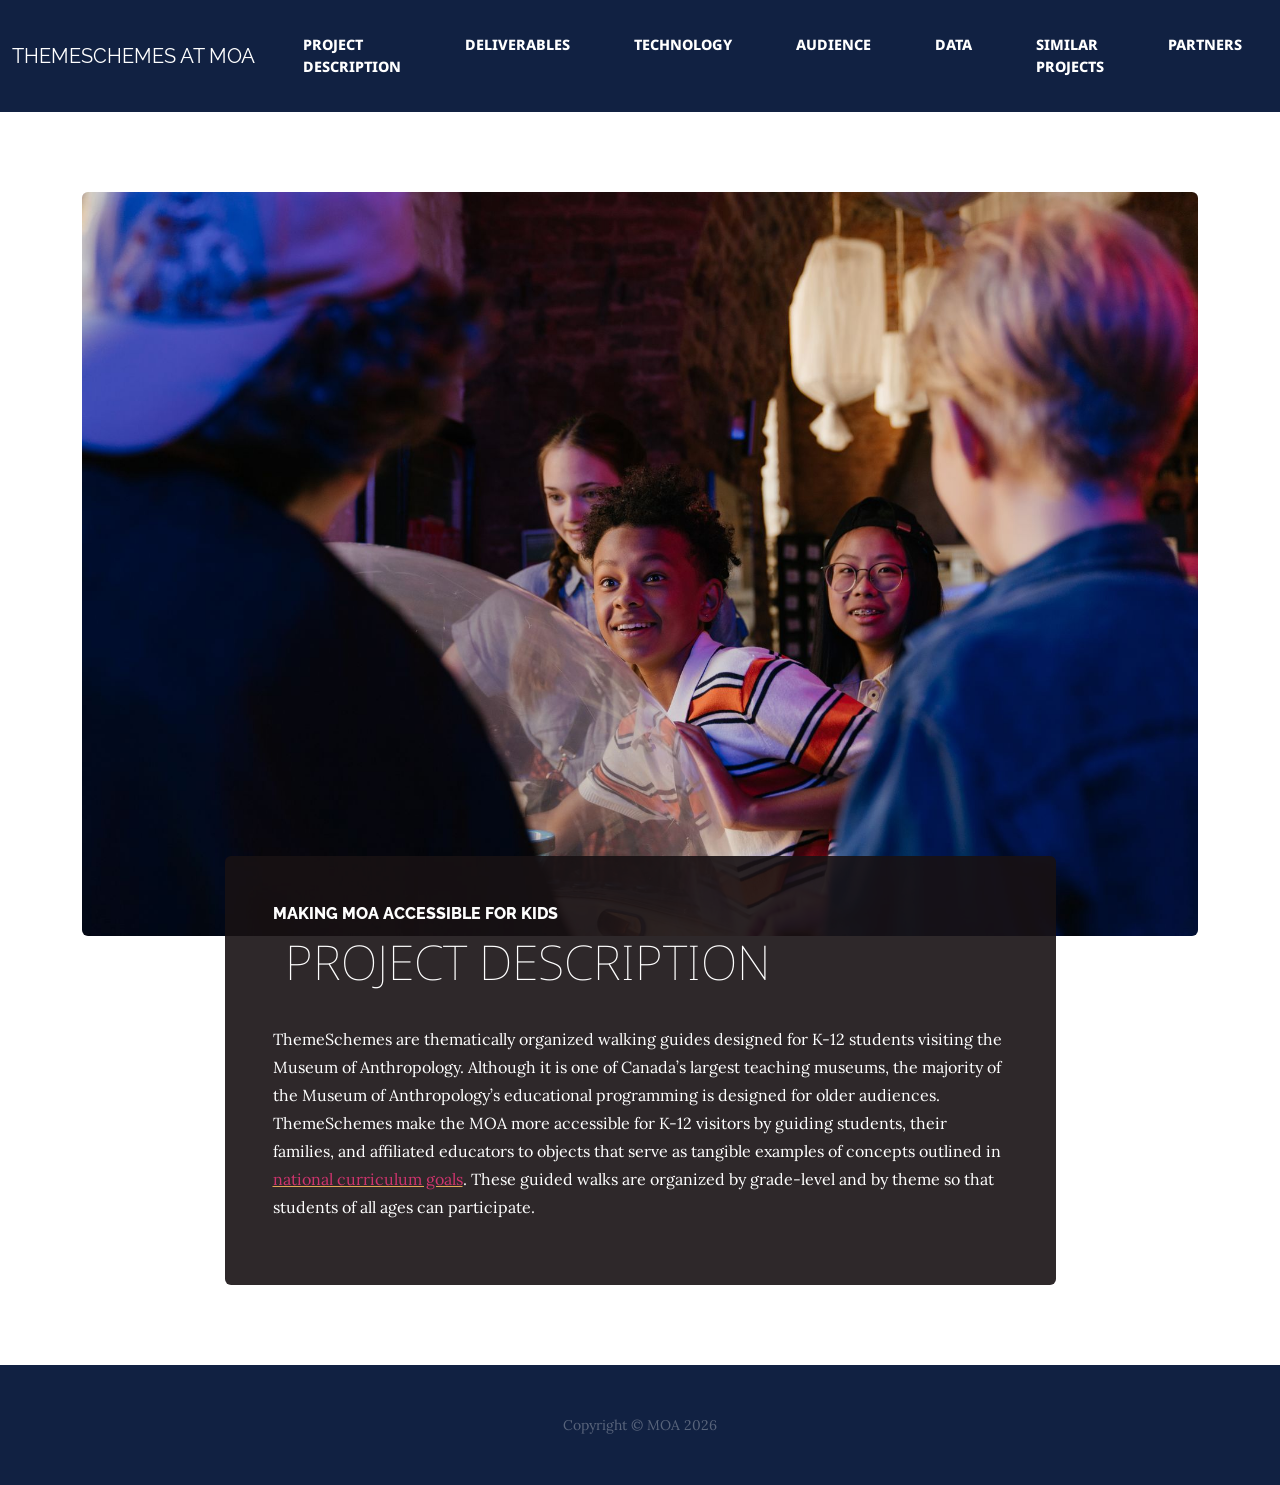
<file: index.html>
<!DOCTYPE html>
<html data-bs-theme="light" lang="en" style="background: url(&quot;https://cdn.bootstrapstudio.io/placeholders/1400x800.png&quot;);">

<head>
    <meta charset="utf-8">
    <meta name="viewport" content="width=device-width, initial-scale=1.0, shrink-to-fit=no">
    <title>Project Description</title>
    <link rel="stylesheet" href="assets/bootstrap/css/bootstrap.min.css">
    <link rel="stylesheet" href="https://fonts.googleapis.com/css?family=Raleway:100,100i,200,200i,300,300i,400,400i,500,500i,600,600i,700,700i,800,800i,900,900i&amp;display=swap">
    <link rel="stylesheet" href="https://fonts.googleapis.com/css?family=Lora:400,400i,700,700i&amp;display=swap">
    <link rel="stylesheet" href="https://fonts.googleapis.com/css?family=Bebas+Neue&amp;display=swap">
    <link rel="stylesheet" href="https://fonts.googleapis.com/css?family=Noto+Sans&amp;display=swap">
</head>

<body style="background: #ffffff;">
    <nav class="navbar navbar-expand-sm py-lg-4 navbar-dark" id="mainNav" style="background: #112142;opacity: 1;filter: blur(0px);height: 112px;">
        <div class="container-fluid"><a class="navbar-brand text-uppercase" href="#"><span style="color:rgb(255, 255, 255);background-color:rgb(17, 33, 66);">Themeschemes at moa</span></a><button class="navbar-toggler" data-bs-toggle="collapse" data-bs-target="#navbarResponsive"><span class="visually-hidden">Toggle navigation</span><span class="navbar-toggler-icon"></span></button>
            <div class="collapse navbar-collapse" id="navbarResponsive">
                <ul class="navbar-nav mx-auto">
                    <li class="nav-item"><a class="nav-link" href="index.html" style="font-family:'Noto Sans', sans-serif;"><span style="color: rgb(255, 255, 255);">Project Description</span></a></li>
                    <li class="nav-item"><a class="nav-link" href="deliverables_outcomes.html" style="font-family:'Noto Sans', sans-serif;"><span style="color: rgb(255, 255, 255);">Deliverables</span></a></li>
                    <li class="nav-item"><a class="nav-link" href="functionality.html" style="font-family:'Noto Sans', sans-serif;"><span style="color: rgb(255, 255, 255);">Technology</span></a></li>
                    <li class="nav-item"><a class="nav-link" href="audience.html" style="font-family:'Noto Sans', sans-serif;"><span style="color: rgb(255, 255, 255);">Audience</span></a></li>
                    <li class="nav-item"><a class="nav-link" href="data.html" style="font-family:'Noto Sans', sans-serif;"><span style="color: rgb(255, 255, 255);">Data</span></a></li>
                    <li class="nav-item"><a class="nav-link" href="env_scans.html" style="font-family:'Noto Sans', sans-serif;"><span style="color: rgb(255, 255, 255);">Similar Projects</span></a></li>
                    <li class="nav-item"><a class="nav-link" href="partners.html" style="font-family:'Noto Sans', sans-serif;"><span style="color: rgb(255, 255, 255);">Partners</span></a></li>
                    <li class="nav-item"><a class="nav-link" href="about_us.html" style="font-family:'Noto Sans', sans-serif;"><span style="color: rgb(255, 255, 255);">About</span></a></li>
                </ul>
            </div>
        </div>
    </nav>
    <section class="page-section about-heading">
        <div class="container"><img class="img-fluid mb-3 mb-lg-0 rounded about-heading-img" alt="A group of diverse teenagers smiling and enjoying time together indoors." src="assets/img/pexels-photo-4835427.jpeg">
            <div class="about-heading-content">
                <div class="row">
                    <div class="col-lg-10 col-xl-9 mx-auto">
                        <div class="p-5 bg-faded rounded" style="background: rgba(24,17,19,0.9);">
                            <h2 class="mb-4 section-heading"><span class="section-heading-upper" style="color: rgb(255,255,255);font-family: Raleway, sans-serif;"><span style="color: rgb(254, 254, 254);">making moa accessible for kids</span></span><span class="section-heading-lower" style="font-family: 'Noto Sans', sans-serif;line-height: 1.625;"><span style="color: rgb(255, 255, 255);">&nbsp;project </span><span style="color: rgb(255, 255, 255);">description</span></span></h2>
                            <p><span style="color: rgb(255, 255, 255); background-color: transparent;">ThemeSchemes are thematically organized walking guides designed for K-12 students visiting the Museum of Anthropology. Although it is one of Canada’s largest teaching museums, the majority of the Museum of Anthropology’s educational programming is designed for older audiences. ThemeSchemes make the MOA more accessible for K-12 visitors by guiding students, their families, and affiliated educators to objects that serve as tangible examples of concepts outlined in </span><a href="https://curriculum.gov.bc.ca/curriculum/indigenous-education-resources/indigenous-knowledge-and-perspectives-k-12-curriculum" target="_blank"><span style="color: rgb(207, 52, 110); background-color: transparent;">national curriculum goals</span></a><span style="color: rgb(255, 255, 255); background-color: transparent;">. These guided walks are organized by grade-level and by theme so that students of all ages can participate.</span></p>
                        </div>
                    </div>
                </div>
            </div>
        </div>
    </section>
    <footer class="text-center py-5 footer text-faded" style="background: #112142;">
        <div class="container">
            <p class="m-0 small">Copyright&nbsp;©&nbsp;MOA 2026</p>
        </div>
    </footer>
    <script src="assets/bootstrap/js/bootstrap.min.js"></script>
    <script src="assets/js/current-day.js"></script>
</body>

</html>
</file>
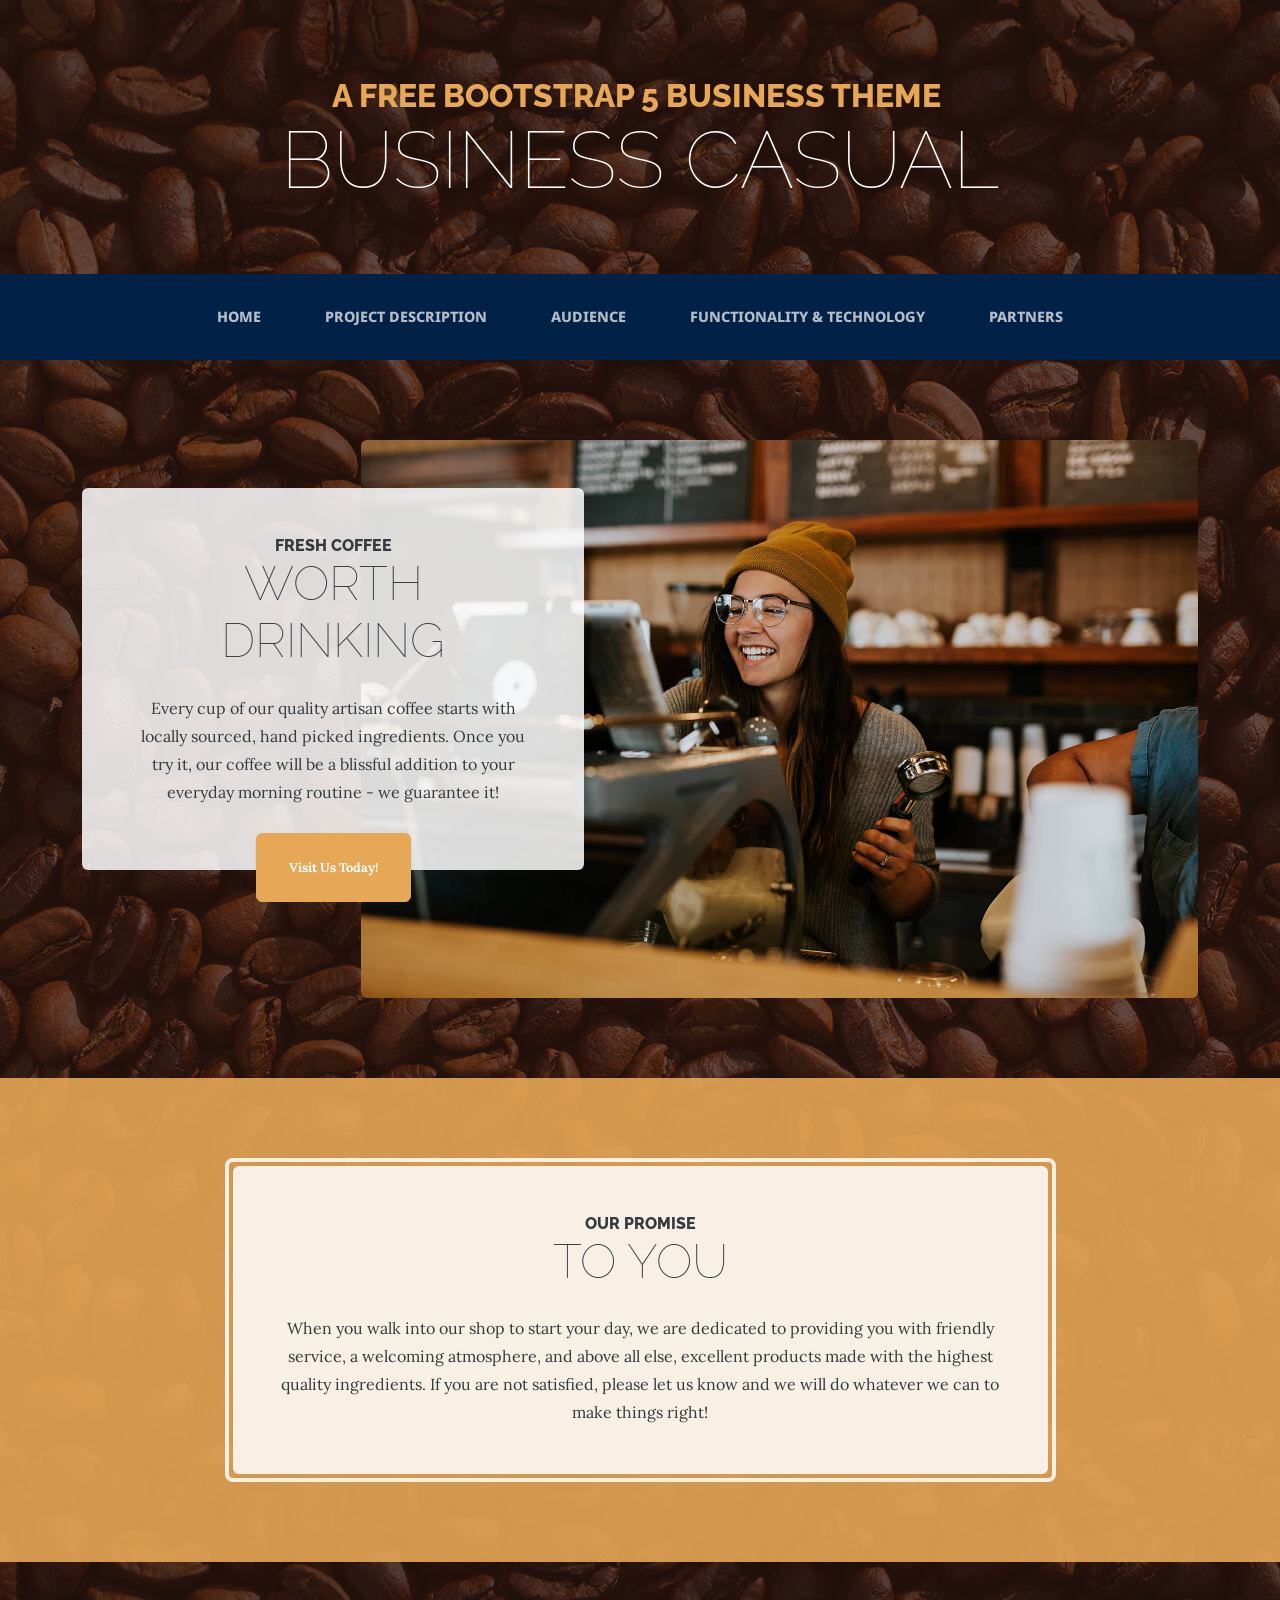
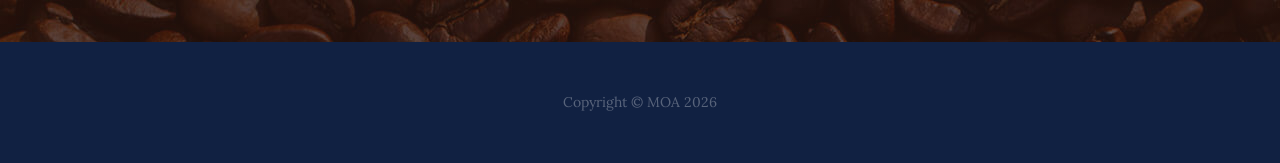
<file: BootStrap_exports/index.html>
<!DOCTYPE html>
<html data-bs-theme="light" lang="en">

<head>
    <meta charset="utf-8">
    <meta name="viewport" content="width=device-width, initial-scale=1.0, shrink-to-fit=no">
    <title>Home - Brand</title>
    <link rel="stylesheet" href="assets/bootstrap/css/bootstrap.min.css">
    <link rel="stylesheet" href="https://fonts.googleapis.com/css?family=Raleway:100,100i,200,200i,300,300i,400,400i,500,500i,600,600i,700,700i,800,800i,900,900i&amp;display=swap">
    <link rel="stylesheet" href="https://fonts.googleapis.com/css?family=Lora:400,400i,700,700i&amp;display=swap">
    <link rel="stylesheet" href="https://fonts.googleapis.com/css?family=Inter&amp;display=swap">
    <link rel="stylesheet" href="https://fonts.googleapis.com/css?family=Noto+Sans&amp;display=swap">
</head>

<body style="background:linear-gradient(rgba(47, 23, 15, 0.65), rgba(47, 23, 15, 0.65)), url('assets/img/bg.jpg');">
    <h1 class="text-center text-white d-none d-lg-block site-heading"><span class="text-primary mb-3 site-heading-upper">A Free Bootstrap 5 Business Theme&nbsp;</span><span class="site-heading-lower">Business Casual</span></h1>
    <nav class="navbar navbar-expand-lg py-lg-4 navbar-dark" id="mainNav" style="background: #012146;--bs-body-bg: #012146;color: #012146;font-family: 'Noto Sans', sans-serif;font-weight: bold;">
        <div class="container"><a class="navbar-brand text-uppercase d-lg-none" href="#">Brand</a><button class="navbar-toggler" data-bs-toggle="collapse" data-bs-target="#navbarResponsive"><span class="visually-hidden">Toggle navigation</span><span class="navbar-toggler-icon"></span></button>
            <div class="collapse navbar-collapse" id="navbarResponsive">
                <ul class="navbar-nav mx-auto">
                    <li class="nav-item"><a class="nav-link" href="/index.html">Home</a></li>
                    <li class="nav-item"><a class="nav-link" href="/about.html">Project Description</a></li>
                    <li class="nav-item"><a class="nav-link active" href="/audience.html">audience</a></li>
                    <li class="nav-item"><a class="nav-link active" href="/functionality.html">Functionality &amp; Technology</a></li>
                    <li class="nav-item"><a class="nav-link" href="/partners.html">Partners</a></li>
                </ul>
            </div>
        </div>
    </nav>
    <section class="page-section clearfix">
        <div class="container">
            <div class="intro"><img class="img-fluid mb-3 mb-lg-0 intro-img rounded" src="assets/img/intro.jpg">
                <div class="text-center p-5 intro-text rounded bg-faded">
                    <h2 class="mb-4 section-heading"><span class="section-heading-upper">Fresh Coffee</span><span class="section-heading-lower">Worth Drinking</span></h2>
                    <p class="mb-3">Every cup of our quality artisan coffee starts with locally sourced, hand picked ingredients. Once you try it, our coffee will be a blissful addition to your everyday morning routine - we guarantee it!</p>
                    <div class="mx-auto intro-button"><a class="btn btn-primary d-inline-block mx-auto btn-xl" role="button" href="#">Visit Us Today!</a></div>
                </div>
            </div>
        </div>
    </section>
    <section class="page-section cta">
        <div class="container">
            <div class="row">
                <div class="col-xl-9 mx-auto">
                    <div class="text-center cta-inner rounded">
                        <h2 class="mb-4 section-heading"><span class="section-heading-upper">Our Promise</span><span class="section-heading-lower">To You</span></h2>
                        <p class="mb-0">When you walk into our shop to start your day, we are dedicated to providing you with friendly service, a welcoming atmosphere, and above all else, excellent products made with the highest quality ingredients. If you are not satisfied, please let us know and we will do whatever we can to make things right!</p>
                    </div>
                </div>
            </div>
        </div>
    </section>
    <footer class="text-center py-5 footer text-faded" style="background: #112142;">
        <div class="container">
            <p class="m-0 small">Copyright&nbsp;© MOA 2026</p>
        </div>
    </footer>
    <script src="assets/bootstrap/js/bootstrap.min.js"></script>
    <script src="assets/js/current-day.js"></script>
</body>

</html>
</file>
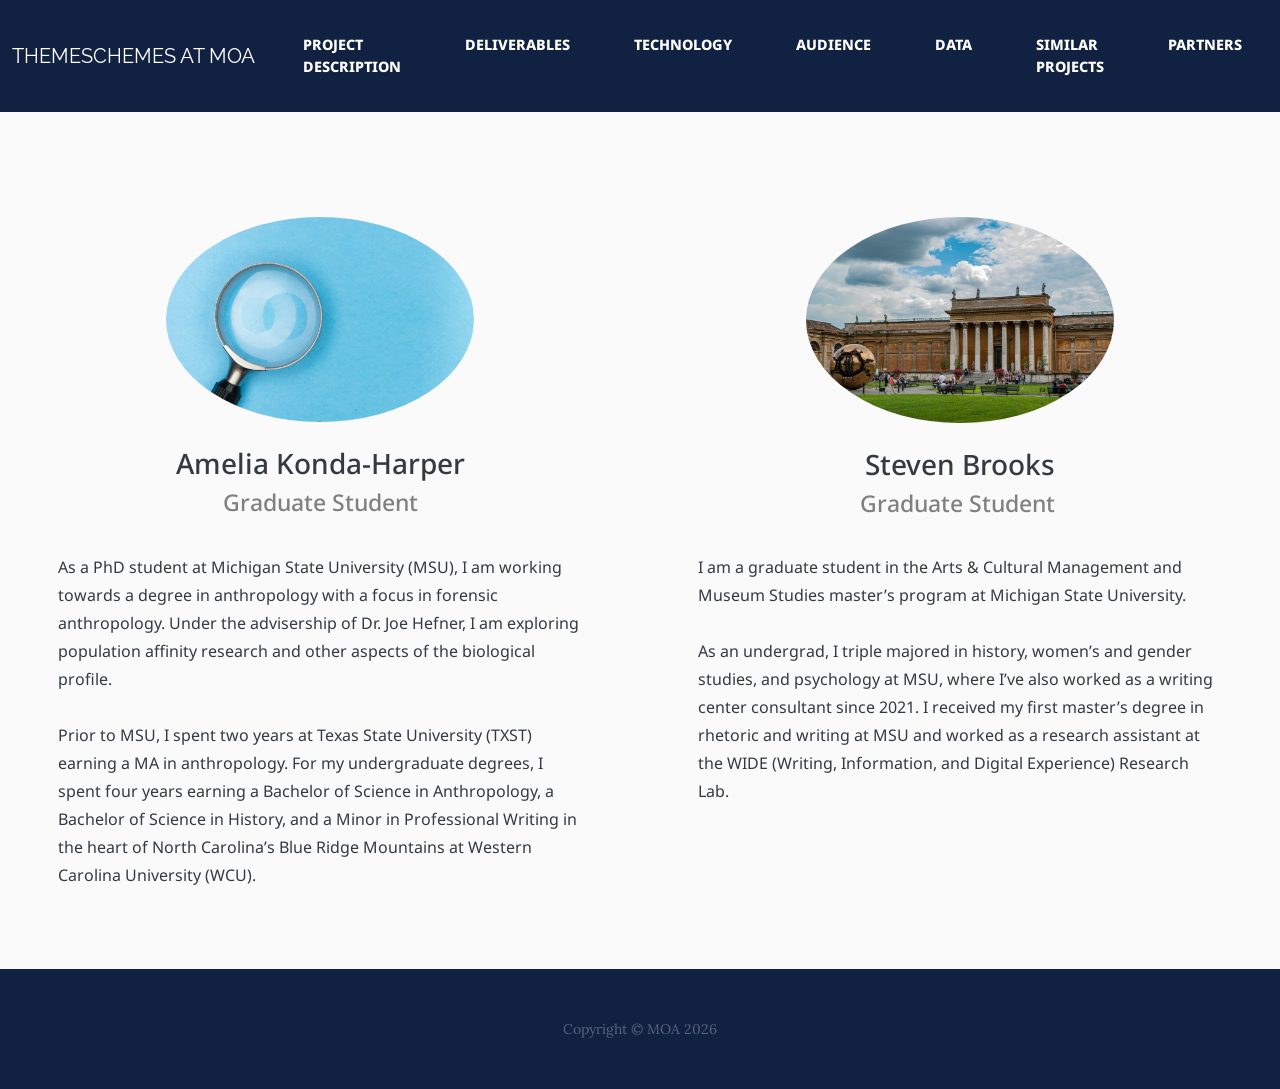
<file: about_us.html>
<!DOCTYPE html>
<html data-bs-theme="light" lang="en">

<head>
    <meta charset="utf-8">
    <meta name="viewport" content="width=device-width, initial-scale=1.0, shrink-to-fit=no">
    <title>About Us</title>
    <link rel="stylesheet" href="assets/bootstrap/css/bootstrap.min.css">
    <link rel="stylesheet" href="https://fonts.googleapis.com/css?family=Raleway:100,100i,200,200i,300,300i,400,400i,500,500i,600,600i,700,700i,800,800i,900,900i&amp;display=swap">
    <link rel="stylesheet" href="https://fonts.googleapis.com/css?family=Lora:400,400i,700,700i&amp;display=swap">
    <link rel="stylesheet" href="https://fonts.googleapis.com/css?family=Inter&amp;display=swap">
    <link rel="stylesheet" href="https://fonts.googleapis.com/css?family=Noto+Sans&amp;display=swap">
    <link rel="stylesheet" href="assets/css/Team-Horizontal-icons.css">
    <link rel="stylesheet" href="assets/css/Team-Presentation---2-Persons---Social-Media-Icon.css">
</head>

<body style="background: #fafafa;">
    <nav class="navbar navbar-expand-sm py-lg-4 navbar-dark" id="mainNav" style="background: #112142;opacity: 1;filter: blur(0px);height: 112px;">
        <div class="container-fluid"><a class="navbar-brand text-uppercase" href="#"><span style="color:rgb(255, 255, 255);background-color:rgb(17, 33, 66);">Themeschemes at moa</span></a><button class="navbar-toggler" data-bs-toggle="collapse" data-bs-target="#navbarResponsive"><span class="visually-hidden">Toggle navigation</span><span class="navbar-toggler-icon"></span></button>
            <div class="collapse navbar-collapse" id="navbarResponsive">
                <ul class="navbar-nav mx-auto">
                    <li class="nav-item"><a class="nav-link" href="index.html" style="font-family:'Noto Sans', sans-serif;"><span style="color: rgb(255, 255, 255);">Project Description</span></a></li>
                    <li class="nav-item"><a class="nav-link" href="deliverables_outcomes.html" style="font-family:'Noto Sans', sans-serif;"><span style="color: rgb(255, 255, 255);">Deliverables</span></a></li>
                    <li class="nav-item"><a class="nav-link" href="functionality.html" style="font-family:'Noto Sans', sans-serif;"><span style="color: rgb(255, 255, 255);">Technology</span></a></li>
                    <li class="nav-item"><a class="nav-link" href="audience.html" style="font-family:'Noto Sans', sans-serif;"><span style="color: rgb(255, 255, 255);">Audience</span></a></li>
                    <li class="nav-item"><a class="nav-link" href="data.html" style="font-family:'Noto Sans', sans-serif;"><span style="color: rgb(255, 255, 255);">Data</span></a></li>
                    <li class="nav-item"><a class="nav-link" href="env_scans.html" style="font-family:'Noto Sans', sans-serif;"><span style="color: rgb(255, 255, 255);">Similar Projects</span></a></li>
                    <li class="nav-item"><a class="nav-link" href="partners.html" style="font-family:'Noto Sans', sans-serif;"><span style="color: rgb(255, 255, 255);">Partners</span></a></li>
                    <li class="nav-item"><a class="nav-link" href="about_us.html" style="font-family:'Noto Sans', sans-serif;"><span style="color: rgb(255, 255, 255);">About</span></a></li>
                </ul>
            </div>
        </div>
    </nav>
    <h1 class="text-center text-white d-none d-lg-block site-heading"><span class="text-primary mb-3 site-heading-upper"></span><span class="site-heading-lower"></span></h1>
    <section class="page-section">
        <div class="container">
            <div class="product-item"></div>
        </div>
    </section>
    <div>
        <div class="container-fluid">
            <div class="row">
                <div class="col-md-6" style="text-align: center;"><img alt="magnifying glass on white table" class="teamprofilepictures" src="assets/img/photo-1586769852836-bc069f19e1b6.jpg">
                    <h1 class="teamprofilenames" style="font-family: 'Noto Sans', sans-serif;">Amelia Konda-Harper</h1>
                    <h1 class="teamprofileprofessions" style="font-family: 'Noto Sans', sans-serif;">Graduate Student</h1>
                    <p class="teamprofiledescription" style="font-family: 'Noto Sans', sans-serif;text-align: left;"><br>As a PhD student at Michigan State University (MSU), I am working towards a degree in anthropology with a focus in forensic anthropology. Under the advisership of Dr. Joe Hefner, I am exploring population affinity research and other aspects of the biological profile. <br><br>Prior to MSU, I spent two years at Texas State University (TXST) earning a MA in anthropology. For my undergraduate degrees, I spent four years earning a Bachelor of Science in Anthropology, a Bachelor of Science in History, and a Minor in Professional Writing in the heart of North Carolina’s Blue Ridge Mountains at Western Carolina University (WCU).</p>
                </div>
                <div class="col-md-6" style="text-align: center;"><img alt="Visitors explore Vatican Museums courtyard with unique bronze sphere sculpture." class="teamprofilepictures" src="assets/img/pexels-photo-8198742.jpeg">
                    <h1 class="teamprofilenames" style="font-family: 'Noto Sans', sans-serif;">Steven Brooks</h1>
                    <h1 class="teamprofileprofessions" style="font-family: 'Noto Sans', sans-serif;">Graduate Student&nbsp;</h1>
                    <p class="teamprofiledescription" style="font-family: 'Noto Sans', sans-serif;text-align: left;"><br>I am a graduate student in the Arts &amp; Cultural Management and Museum Studies master’s program at Michigan State University. <br><br>As an undergrad, I triple majored in history, women’s and gender studies, and psychology at MSU, where I’ve also worked as a writing center consultant since 2021. I received my first master’s degree in rhetoric and writing at MSU and worked as a research assistant at the WIDE (Writing, Information, and Digital Experience) Research Lab.</p>
                </div>
            </div>
        </div>
    </div>
    <section class="page-section"></section>
    <footer class="text-center py-5 footer text-faded" style="background: #112142;">
        <div class="container">
            <p class="m-0 small">Copyright&nbsp;© MOA 2026</p>
        </div>
    </footer>
    <script src="assets/bootstrap/js/bootstrap.min.js"></script>
    <script src="assets/js/current-day.js"></script>
</body>

</html>
</file>
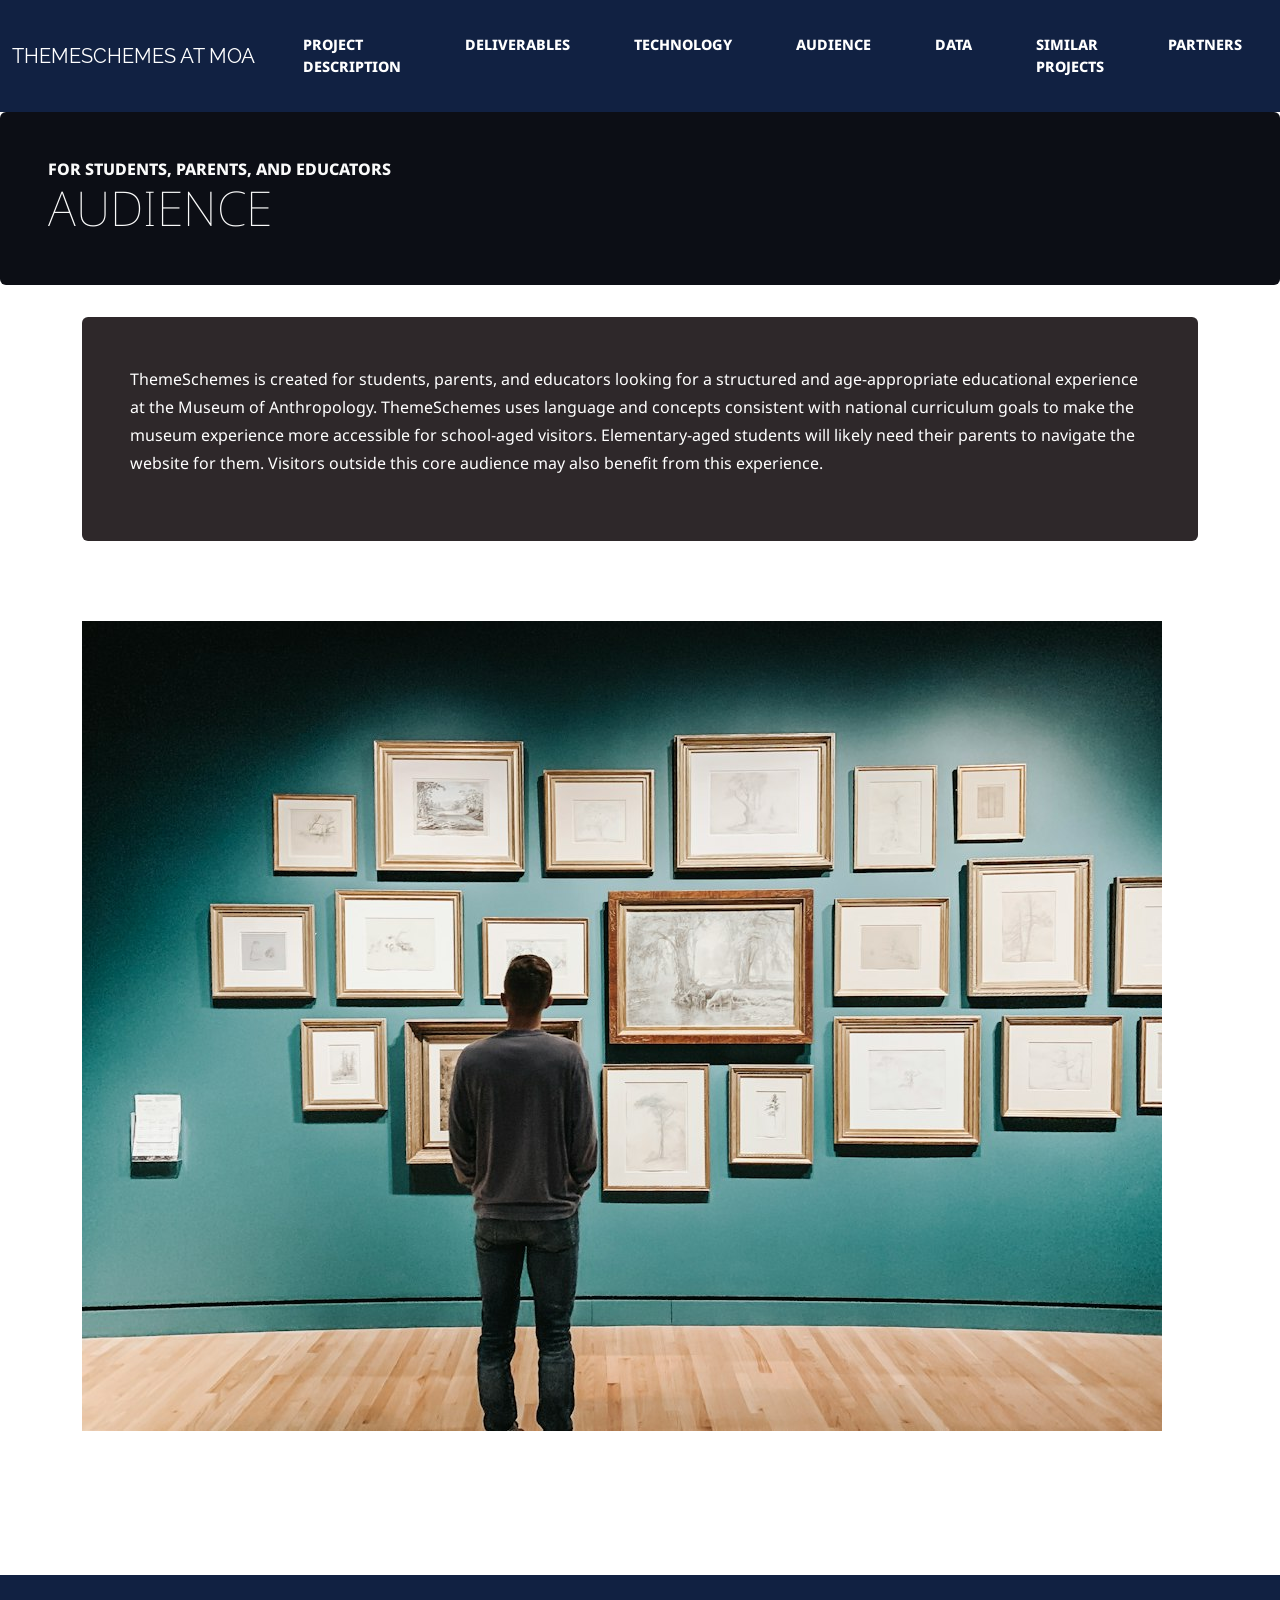
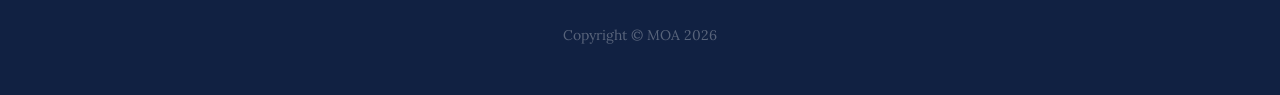
<file: audience.html>
<!DOCTYPE html>
<html data-bs-theme="light" lang="en" style="background: linear-gradient(black, white), var(--bs-primary);">

<head>
    <meta charset="utf-8">
    <meta name="viewport" content="width=device-width, initial-scale=1.0, shrink-to-fit=no">
    <title>Audience</title>
    <link rel="stylesheet" href="assets/bootstrap/css/bootstrap.min.css">
    <link rel="stylesheet" href="https://fonts.googleapis.com/css?family=Raleway:100,100i,200,200i,300,300i,400,400i,500,500i,600,600i,700,700i,800,800i,900,900i&amp;display=swap">
    <link rel="stylesheet" href="https://fonts.googleapis.com/css?family=Lora:400,400i,700,700i&amp;display=swap">
    <link rel="stylesheet" href="https://fonts.googleapis.com/css?family=Inter&amp;display=swap">
    <link rel="stylesheet" href="https://fonts.googleapis.com/css?family=Noto+Sans&amp;display=swap">
</head>

<body style="background: #ffffff;">
   <nav class="navbar navbar-expand-sm py-lg-4 navbar-dark" id="mainNav" style="background: #112142;opacity: 1;filter: blur(0px);height: 112px;">
        <div class="container-fluid"><a class="navbar-brand text-uppercase" href="#"><span style="color:rgb(255, 255, 255);background-color:rgb(17, 33, 66);">Themeschemes at moa</span></a><button class="navbar-toggler" data-bs-toggle="collapse" data-bs-target="#navbarResponsive"><span class="visually-hidden">Toggle navigation</span><span class="navbar-toggler-icon"></span></button>
            <div class="collapse navbar-collapse" id="navbarResponsive">
                <ul class="navbar-nav mx-auto">
                    <li class="nav-item"><a class="nav-link" href="index.html" style="font-family:'Noto Sans', sans-serif;"><span style="color: rgb(255, 255, 255);">Project Description</span></a></li>
                    <li class="nav-item"><a class="nav-link" href="deliverables_outcomes.html" style="font-family:'Noto Sans', sans-serif;"><span style="color: rgb(255, 255, 255);">Deliverables</span></a></li>
                    <li class="nav-item"><a class="nav-link" href="functionality.html" style="font-family:'Noto Sans', sans-serif;"><span style="color: rgb(255, 255, 255);">Technology</span></a></li>
                    <li class="nav-item"><a class="nav-link" href="audience.html" style="font-family:'Noto Sans', sans-serif;"><span style="color: rgb(255, 255, 255);">Audience</span></a></li>
                    <li class="nav-item"><a class="nav-link" href="data.html" style="font-family:'Noto Sans', sans-serif;"><span style="color: rgb(255, 255, 255);">Data</span></a></li>
                    <li class="nav-item"><a class="nav-link" href="env_scans.html" style="font-family:'Noto Sans', sans-serif;"><span style="color: rgb(255, 255, 255);">Similar Projects</span></a></li>
                    <li class="nav-item"><a class="nav-link" href="partners.html" style="font-family:'Noto Sans', sans-serif;"><span style="color: rgb(255, 255, 255);">Partners</span></a></li>
                    <li class="nav-item"><a class="nav-link" href="about_us.html" style="font-family:'Noto Sans', sans-serif;"><span style="color: rgb(255, 255, 255);">About</span></a></li>
                </ul>
            </div>
        </div>
    </nav>
    <div class="d-flex p-5 me-auto bg-faded rounded" style="background: #0c0e15;">
        <h2 class="mb-0 section-heading"><span class="section-heading-upper" style="font-family: 'Noto Sans', sans-serif;color: #fafafa;">for students, parents, and educators&nbsp;</span><span class="section-heading-lower" style="font-family: 'Noto Sans', sans-serif;color: #fafafa;">Audience</span></h2>
    </div>
    <section class="page-section">
        <div class="container">
            <div class="product-item">
                <div class="d-flex product-item-title"></div>
                <div class="p-5 bg-faded rounded" style="background: rgba(24,17,19,0.9);">
                    <p style="font-family: 'Noto Sans', sans-serif;"><span style="color: rgb(255, 255, 255); background-color: transparent;">ThemeSchemes is created for students, parents, and educators looking for a structured and age-appropriate educational experience at the Museum of Anthropology. ThemeSchemes uses language and concepts consistent with national curriculum goals to make the museum experience more accessible for school-aged visitors. Elementary-aged students will likely need their parents to navigate the website for them. Visitors outside this core audience may also benefit from this experience.</span></p>
                    <p class="mb-0" style="font-family: 'Noto Sans', sans-serif;color: #fafafa;font-size: 16px;backdrop-filter: saturate(101%);-webkit-backdrop-filter: saturate(101%);--bs-light: #f8f9fa;--bs-light-rgb: 248,249,250;"></p>
                </div>
            </div>
        </div>
    </section>
    <div class="container"><img class="img-fluid" alt="sketches on wall" width="1080" height="810" src="assets/img/photo-1573512443418-c6768862dda7.jpg"></div>
    <section class="page-section">
        <div class="container">
            <div class="product-item">
                <div class="d-flex product-item-title"></div>
            </div>
        </div>
    </section>
    <section class="page-section">
        <div class="container">
            <div class="product-item">
                <div class="d-flex product-item-title"></div>
            </div>
        </div>
    </section>
    <footer class="text-center py-5 footer text-faded" style="background: #112142;">
        <div class="container">
            <p class="m-0 small">Copyright&nbsp;© MOA 2026</p>
        </div>
    </footer>
    <script src="assets/bootstrap/js/bootstrap.min.js"></script>
    <script src="assets/js/current-day.js"></script>
</body>

</html>
</file>
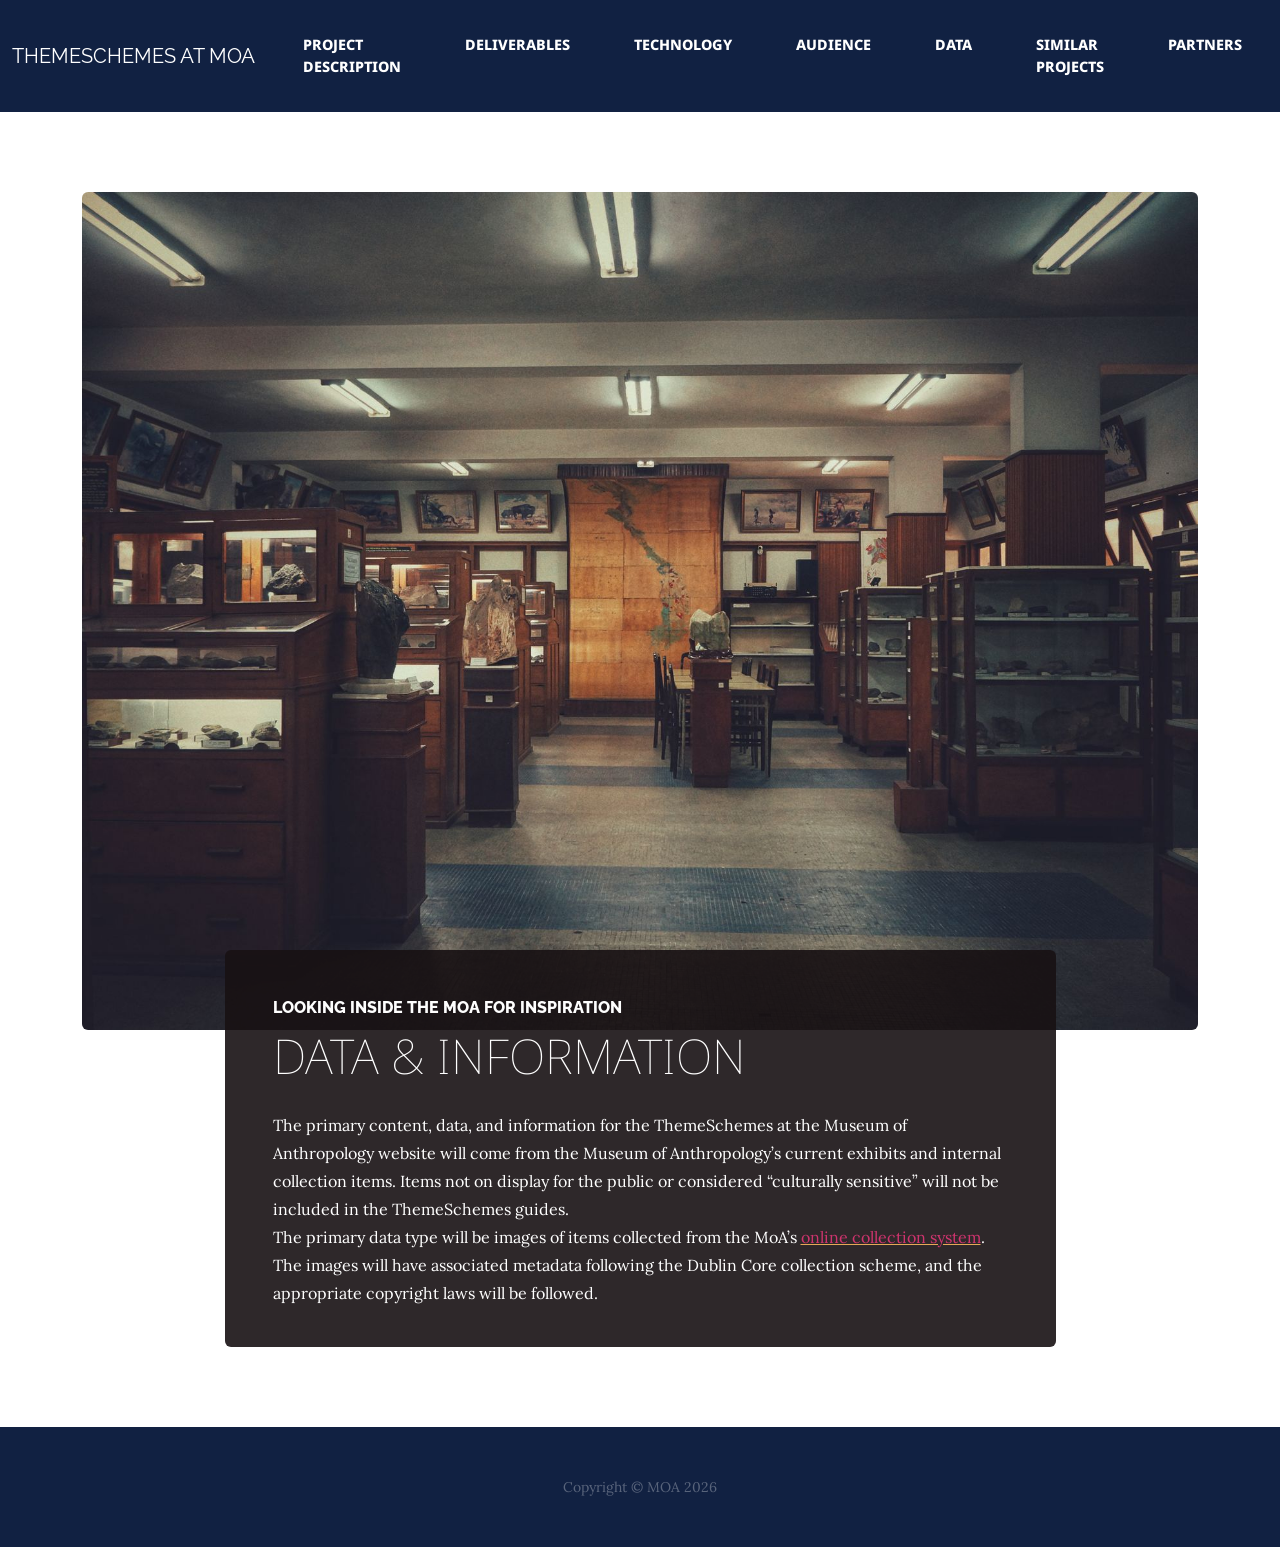
<file: data.html>
<!DOCTYPE html>
<html data-bs-theme="light" lang="en" style="background:url(&quot;https://cdn.bootstrapstudio.io/placeholders/1400x800.png&quot;);">

<head>
    <meta charset="utf-8">
    <meta name="viewport" content="width=device-width, initial-scale=1.0, shrink-to-fit=no">
    <title>Project Description</title>
    <link rel="stylesheet" href="assets/bootstrap/css/bootstrap.min.css">
    <link rel="stylesheet" href="https://fonts.googleapis.com/css?family=Raleway:100,100i,200,200i,300,300i,400,400i,500,500i,600,600i,700,700i,800,800i,900,900i&amp;display=swap">
    <link rel="stylesheet" href="https://fonts.googleapis.com/css?family=Lora:400,400i,700,700i&amp;display=swap">
    <link rel="stylesheet" href="https://fonts.googleapis.com/css?family=Bebas+Neue&amp;display=swap">
    <link rel="stylesheet" href="https://fonts.googleapis.com/css?family=Noto+Sans&amp;display=swap">
</head>

<body style="background:#ffffff;">
    <nav class="navbar navbar-expand-sm py-lg-4 navbar-dark" id="mainNav" style="background: #112142;opacity: 1;filter: blur(0px);height: 112px;">
        <div class="container-fluid"><a class="navbar-brand text-uppercase" href="#"><span style="color:rgb(255, 255, 255);background-color:rgb(17, 33, 66);">Themeschemes at moa</span></a><button class="navbar-toggler" data-bs-toggle="collapse" data-bs-target="#navbarResponsive"><span class="visually-hidden">Toggle navigation</span><span class="navbar-toggler-icon"></span></button>
            <div class="collapse navbar-collapse" id="navbarResponsive">
                <ul class="navbar-nav mx-auto">
                    <li class="nav-item"><a class="nav-link" href="index.html" style="font-family:'Noto Sans', sans-serif;"><span style="color: rgb(255, 255, 255);">Project Description</span></a></li>
                    <li class="nav-item"><a class="nav-link" href="deliverables_outcomes.html" style="font-family:'Noto Sans', sans-serif;"><span style="color: rgb(255, 255, 255);">Deliverables</span></a></li>
                    <li class="nav-item"><a class="nav-link" href="functionality.html" style="font-family:'Noto Sans', sans-serif;"><span style="color: rgb(255, 255, 255);">Technology</span></a></li>
                    <li class="nav-item"><a class="nav-link" href="audience.html" style="font-family:'Noto Sans', sans-serif;"><span style="color: rgb(255, 255, 255);">Audience</span></a></li>
                    <li class="nav-item"><a class="nav-link" href="data.html" style="font-family:'Noto Sans', sans-serif;"><span style="color: rgb(255, 255, 255);">Data</span></a></li>
                    <li class="nav-item"><a class="nav-link" href="env_scans.html" style="font-family:'Noto Sans', sans-serif;"><span style="color: rgb(255, 255, 255);">Similar Projects</span></a></li>
                    <li class="nav-item"><a class="nav-link" href="partners.html" style="font-family:'Noto Sans', sans-serif;"><span style="color: rgb(255, 255, 255);">Partners</span></a></li>
                    <li class="nav-item"><a class="nav-link" href="about_us.html" style="font-family:'Noto Sans', sans-serif;"><span style="color: rgb(255, 255, 255);">About</span></a></li>
                </ul>
            </div>
        </div>
    </nav>
    <section class="page-section about-heading">
        <div class="container"><img class="img-fluid rounded mb-3 mb-lg-0 about-heading-img" alt="A group of diverse teenagers smiling and enjoying time together indoors." src="assets/img/pexels-photo-29904279-1.jpeg">
            <div class="about-heading-content">
                <div class="row">
                    <div class="col-lg-10 col-xl-9 mx-auto">
                        <div class="rounded ps-5 pe-5 pt-5 mb-0 pb-4 bg-faded" style="background:rgba(24,17,19,0.9);">
                            <h2 class="mb-3 pb-0 section-heading"><span class="section-heading-upper" style="color:rgb(255,255,255);font-family:Raleway, sans-serif;"><span style="color:rgb(254, 254, 254);">looking inside the moa for inspiration</span></span><span class="pb-0 section-heading-lower" style="font-family:'Noto Sans', sans-serif;line-height:1.625;"><span style="color:rgb(255, 255, 255);">Data</span><span style="color:rgb(255, 255, 255);">&nbsp;&amp; information</span></span></h2>
                            <p class="mt-0"><span style="color:rgb(255, 255, 255);background-color:transparent;"><span style="background-color: transparent;">The primary content, data, and information for the ThemeSchemes at the Museum of Anthropology website will come from the Museum of Anthropology’s current exhibits and internal collection items. Items not on display for the public or considered “culturally sensitive” will not be included in the ThemeSchemes guides.</span><br><span style="background-color: transparent;">The primary data type will be images of items collected from the MoA’s</span><span style="color: rgb(0, 0, 0); background-color: transparent;"> </span><a href="https://collection-online.moa.ubc.ca/"><span style="color: rgb(207, 52, 110); background-color: transparent;">online collection system</span></a><span style="background-color: transparent;">. The images will have associated metadata following the Dublin Core collection scheme, and the appropriate copyright laws will be followed.</span></span></p>
                        </div>
                    </div>
                </div>
            </div>
        </div>
    </section>
    <footer class="text-center py-5 footer text-faded" style="background:#112142;">
        <div class="container-fluid">
            <p class="small m-0">Copyright&nbsp;©&nbsp;MOA 2026</p>
        </div>
    </footer>
    <script src="assets/bootstrap/js/bootstrap.min.js"></script>
    <script src="assets/js/current-day.js"></script>
</body>

</html>
</file>
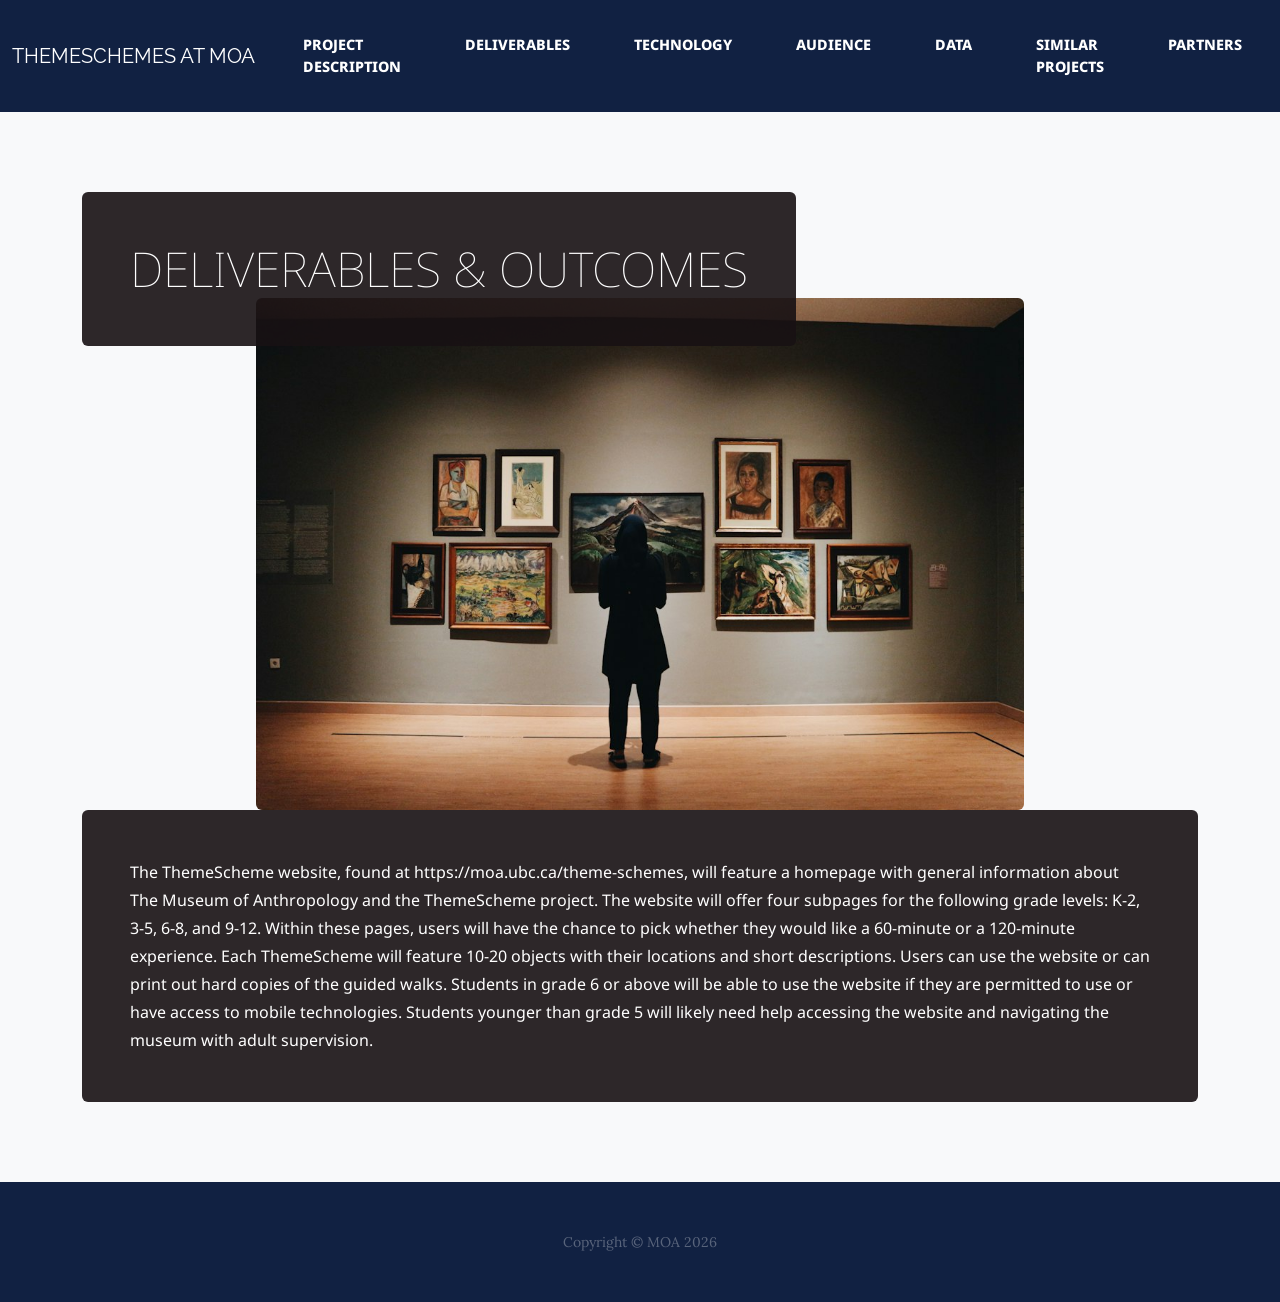
<file: deliverables_outcomes.html>
<!DOCTYPE html>
<html data-bs-theme="light" lang="en">

<head>
    <meta charset="utf-8">
    <meta name="viewport" content="width=device-width, initial-scale=1.0, shrink-to-fit=no">
    <title>Deliverables</title>
    <link rel="stylesheet" href="assets/bootstrap/css/bootstrap.min.css">
    <link rel="stylesheet" href="https://fonts.googleapis.com/css?family=Raleway:100,100i,200,200i,300,300i,400,400i,500,500i,600,600i,700,700i,800,800i,900,900i&amp;display=swap">
    <link rel="stylesheet" href="https://fonts.googleapis.com/css?family=Lora:400,400i,700,700i&amp;display=swap">
    <link rel="stylesheet" href="https://fonts.googleapis.com/css?family=Inter&amp;display=swap">
    <link rel="stylesheet" href="https://fonts.googleapis.com/css?family=Noto+Sans&amp;display=swap">
</head>

<body style="background: var(--bs-light);">
    <nav class="navbar navbar-expand-sm py-lg-4 navbar-dark" id="mainNav" style="background: #112142;opacity: 1;filter: blur(0px);height: 112px;">
        <div class="container-fluid"><a class="navbar-brand text-uppercase" href="#"><span style="color:rgb(255, 255, 255);background-color:rgb(17, 33, 66);">Themeschemes at moa</span></a><button class="navbar-toggler" data-bs-toggle="collapse" data-bs-target="#navbarResponsive"><span class="visually-hidden">Toggle navigation</span><span class="navbar-toggler-icon"></span></button>
            <div class="collapse navbar-collapse" id="navbarResponsive">
                <ul class="navbar-nav mx-auto">
                    <li class="nav-item"><a class="nav-link" href="index.html" style="font-family:'Noto Sans', sans-serif;"><span style="color: rgb(255, 255, 255);">Project Description</span></a></li>
                    <li class="nav-item"><a class="nav-link" href="deliverables_outcomes.html" style="font-family:'Noto Sans', sans-serif;"><span style="color: rgb(255, 255, 255);">Deliverables</span></a></li>
                    <li class="nav-item"><a class="nav-link" href="functionality.html" style="font-family:'Noto Sans', sans-serif;"><span style="color: rgb(255, 255, 255);">Technology</span></a></li>
                    <li class="nav-item"><a class="nav-link" href="audience.html" style="font-family:'Noto Sans', sans-serif;"><span style="color: rgb(255, 255, 255);">Audience</span></a></li>
                    <li class="nav-item"><a class="nav-link" href="data.html" style="font-family:'Noto Sans', sans-serif;"><span style="color: rgb(255, 255, 255);">Data</span></a></li>
                    <li class="nav-item"><a class="nav-link" href="env_scans.html" style="font-family:'Noto Sans', sans-serif;"><span style="color: rgb(255, 255, 255);">Similar Projects</span></a></li>
                    <li class="nav-item"><a class="nav-link" href="partners.html" style="font-family:'Noto Sans', sans-serif;"><span style="color: rgb(255, 255, 255);">Partners</span></a></li>
                    <li class="nav-item"><a class="nav-link" href="about_us.html" style="font-family:'Noto Sans', sans-serif;"><span style="color: rgb(255, 255, 255);">About</span></a></li>
                </ul>
            </div>
        </div>
    </nav>
    <h1 class="text-center text-white d-none d-lg-block site-heading"><span class="text-primary mb-3 site-heading-upper"></span><span class="site-heading-lower"></span></h1>
    <section class="page-section">
        <div class="container">
            <div class="product-item">
                <div class="d-flex product-item-title">
                    <div class="d-flex p-5 me-auto bg-faded rounded" style="background: rgba(24,17,19,0.9);text-align: center;">
                        <h2 class="mb-0 section-heading"><span class="section-heading-upper"></span><span class="section-heading-lower" style="font-family: 'Noto Sans', sans-serif;"><span style="color: rgb(255, 255, 255);">Deliverables &amp; outcomes</span></span></h2>
                    </div>
                </div><img class="img-fluid d-flex mb-3 mb-lg-0 mx-auto product-item-img rounded" alt="woman in black coat standing in front of paintings" src="assets/img/photo-1606819717115-9159c900370b.jpg">
                <div class="p-5 bg-faded rounded" style="background: rgba(24,17,19,0.9);">
                    <p class="mb-0" style="font-family: 'Noto Sans', sans-serif;"><span style="color: rgb(255, 255, 255); background-color: transparent;">The ThemeScheme website, found at https://moa.ubc.ca/theme-schemes, will feature a homepage with general information about The Museum of Anthropology and the ThemeScheme project. The website will offer four subpages for the following grade levels: K-2, 3-5, 6-8, and 9-12. Within these pages, users will have the chance to pick whether they would like a 60-minute or a 120-minute experience. Each ThemeScheme will feature 10-20 objects with their locations and short descriptions. Users can use the website or can print out hard copies of the guided walks. Students in grade 6 or above will be able to use the website if they are permitted to use or have access to mobile technologies. Students younger than grade 5 will likely need help accessing the website and navigating the museum with adult supervision.&nbsp;</span></p>
                </div>
            </div>
        </div>
    </section>
    <section class="page-section"></section>
    <footer class="text-center py-5 footer text-faded" style="background: #112142;">
        <div class="container">
            <p class="m-0 small">Copyright&nbsp;© MOA 2026</p>
        </div>
    </footer>
    <script src="assets/bootstrap/js/bootstrap.min.js"></script>
    <script src="assets/js/current-day.js"></script>
</body>

</html>
</file>
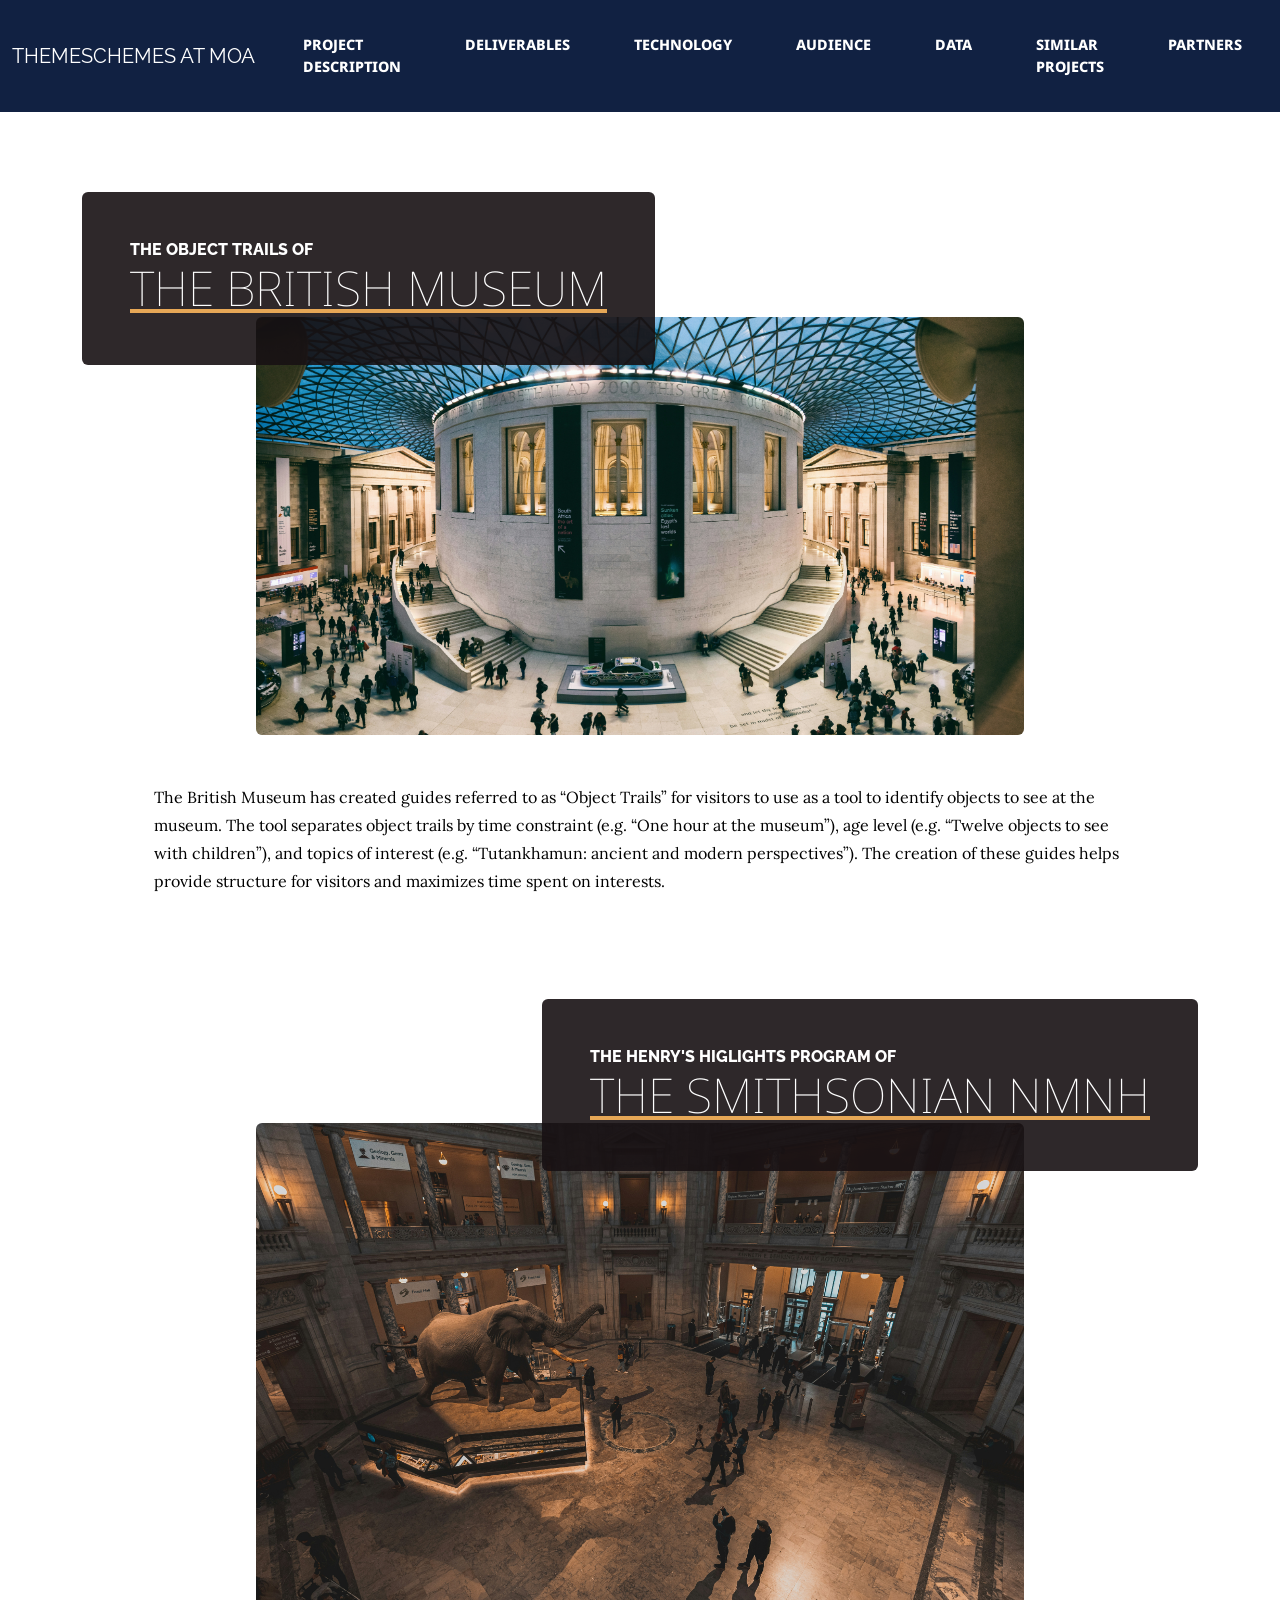
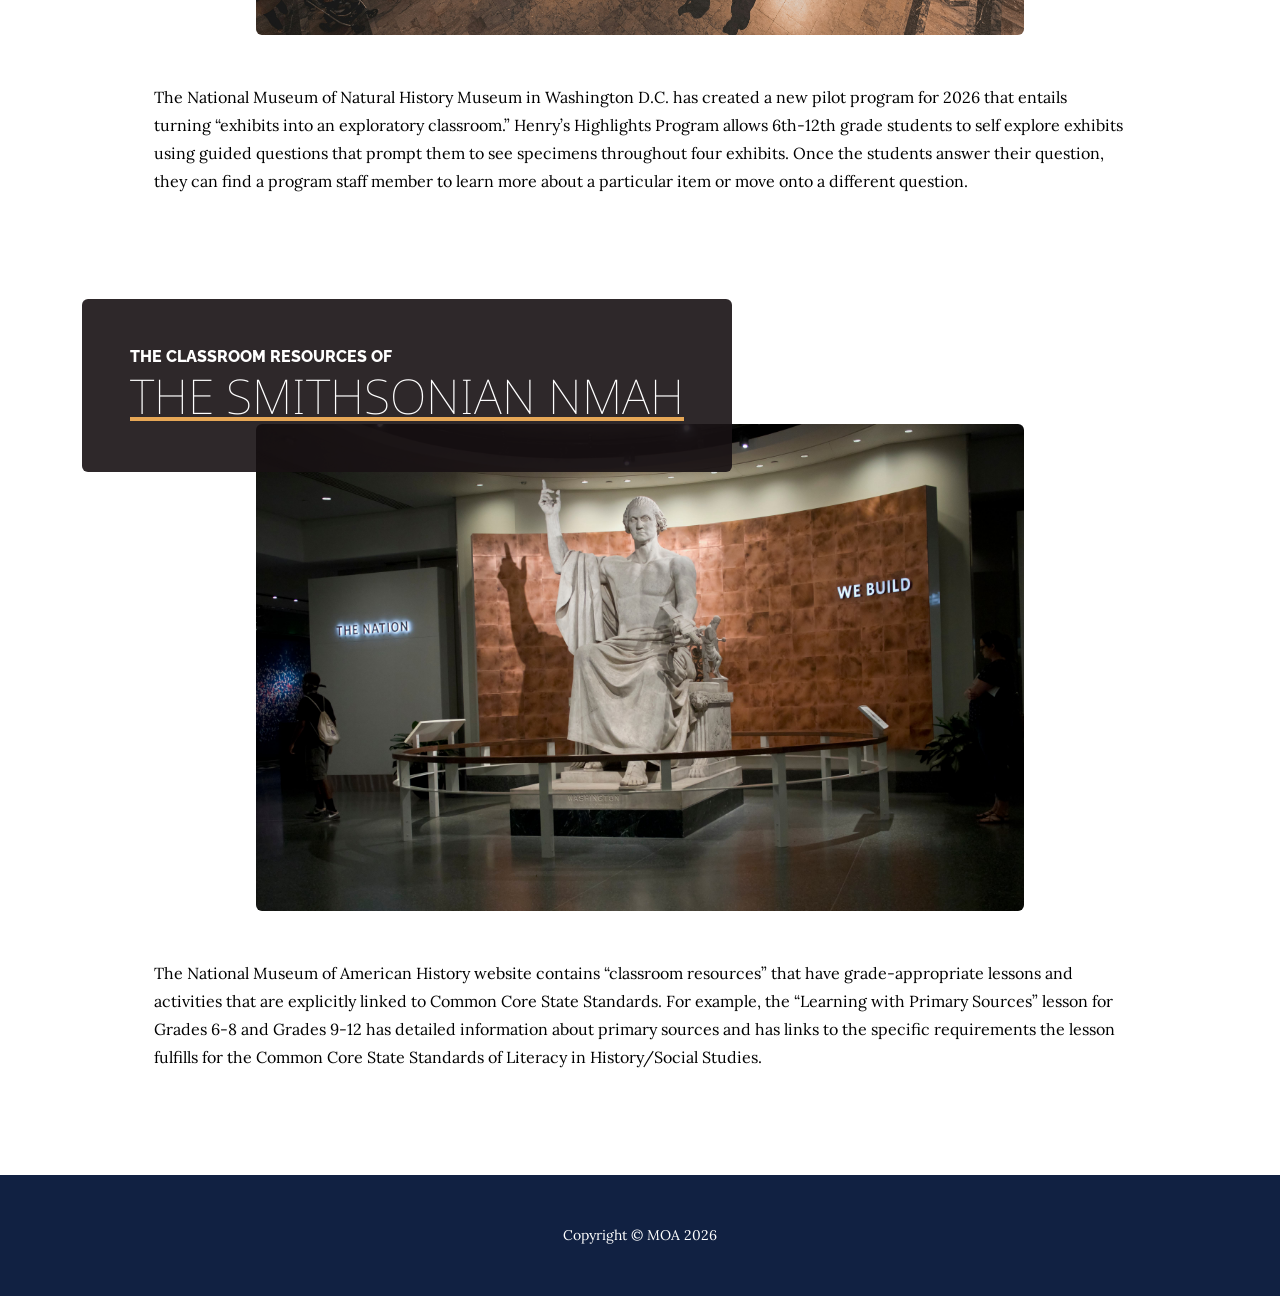
<file: env_scans.html>
<!DOCTYPE html>
<html data-bs-theme="light" lang="en">

<head>
    <meta charset="utf-8">
    <meta name="viewport" content="width=device-width, initial-scale=1.0, shrink-to-fit=no">
    <title>Products - Brand</title>
    <link rel="stylesheet" href="assets/bootstrap/css/bootstrap.min.css">
    <link rel="stylesheet" href="https://fonts.googleapis.com/css?family=Raleway:100,100i,200,200i,300,300i,400,400i,500,500i,600,600i,700,700i,800,800i,900,900i&amp;display=swap">
    <link rel="stylesheet" href="https://fonts.googleapis.com/css?family=Lora:400,400i,700,700i&amp;display=swap">
    <link rel="stylesheet" href="https://fonts.googleapis.com/css?family=Bebas+Neue&amp;display=swap">
    <link rel="stylesheet" href="https://fonts.googleapis.com/css?family=Noto+Sans&amp;display=swap">
</head>

<body style="background: #ffffff;">
    <nav class="navbar navbar-expand-sm py-lg-4 navbar-dark" id="mainNav" style="background: #112142;opacity: 1;filter: blur(0px);height: 112px;">
        <div class="container-fluid"><a class="navbar-brand text-uppercase" href="#"><span style="color:rgb(255, 255, 255);background-color:rgb(17, 33, 66);">Themeschemes at moa</span></a><button class="navbar-toggler" data-bs-toggle="collapse" data-bs-target="#navbarResponsive"><span class="visually-hidden">Toggle navigation</span><span class="navbar-toggler-icon"></span></button>
            <div class="collapse navbar-collapse" id="navbarResponsive">
                <ul class="navbar-nav mx-auto">
                    <li class="nav-item"><a class="nav-link" href="index.html" style="font-family:'Noto Sans', sans-serif;"><span style="color: rgb(255, 255, 255);">Project Description</span></a></li>
                    <li class="nav-item"><a class="nav-link" href="deliverables_outcomes.html" style="font-family:'Noto Sans', sans-serif;"><span style="color: rgb(255, 255, 255);">Deliverables</span></a></li>
                    <li class="nav-item"><a class="nav-link" href="functionality.html" style="font-family:'Noto Sans', sans-serif;"><span style="color: rgb(255, 255, 255);">Technology</span></a></li>
                    <li class="nav-item"><a class="nav-link" href="audience.html" style="font-family:'Noto Sans', sans-serif;"><span style="color: rgb(255, 255, 255);">Audience</span></a></li>
                    <li class="nav-item"><a class="nav-link" href="data.html" style="font-family:'Noto Sans', sans-serif;"><span style="color: rgb(255, 255, 255);">Data</span></a></li>
                    <li class="nav-item"><a class="nav-link" href="env_scans.html" style="font-family:'Noto Sans', sans-serif;"><span style="color: rgb(255, 255, 255);">Similar Projects</span></a></li>
                    <li class="nav-item"><a class="nav-link" href="partners.html" style="font-family:'Noto Sans', sans-serif;"><span style="color: rgb(255, 255, 255);">Partners</span></a></li>
                    <li class="nav-item"><a class="nav-link" href="about_us.html" style="font-family:'Noto Sans', sans-serif;"><span style="color: rgb(255, 255, 255);">About</span></a></li>
                </ul>
            </div>
        </div>
    </nav>
    <h1 class="text-center text-white d-none d-lg-block site-heading"></h1>
    <section class="mb-5 pb-0 page-section">
        <div class="container">
            <div class="product-item">
                <div class="d-flex product-item-title">
                    <div class="d-flex p-5 me-auto bg-faded rounded" style="background: #181113e6;">
                        <h2 class="mb-0 section-heading"><span class="section-heading-upper"><span style="color: rgb(255, 255, 255);">the object trails of</span></span><span class="section-heading-lower" style="font-family: 'Noto Sans', sans-serif;"><a href="https://www.britishmuseum.org/visit/object-trails" target="_blank"><span style="color: rgb(255, 255, 255);">the british museum</span></a></span></h2>
                    </div>
                </div><img class="img-fluid d-flex mb-3 mb-lg-0 mx-auto product-item-img rounded" alt="a group of people standing around a building" src="assets/img/photo-1707657282066-73137e51af56-2.jpg" width="9329" height="5076">
                <div class="ms-0 ps-5 me-0 pe-5 mt-0 pt-5 mb-0 pb-4 bg-faded rounded" style="margin: 3px;margin-right: 0px;margin-left: 0px;">
                    <p class="ms-0 ps-4 me-0 pe-4 mb-0" style="margin: 0px 0;"><span style="color: rgb(0, 0, 0); background-color: transparent;">The British Museum has created guides referred to as “Object Trails” for visitors to use as a tool to identify objects to see at the museum. The tool separates object trails by time constraint (e.g. “One hour at the museum”), age level (e.g. “Twelve objects to see with children”), and topics of interest (e.g. “Tutankhamun: ancient and modern perspectives”). The creation of these guides helps provide structure for visitors and maximizes time spent on interests.</span></p>
                </div>
            </div>
        </div>
    </section>
    <section class="page-section">
        <div class="container mt-0 pt-0">
            <div class="product-item">
                <div class="d-flex mt-0 product-item-title">
                    <div class="d-flex p-5 ms-auto bg-faded rounded" style="background: #181113e6;">
                        <h2 class="mb-0 section-heading"><span class="section-heading-upper"><span style="color: rgb(255, 255, 255);">the henry's higlights program of</span></span><span class="section-heading-lower" style="font-family: 'Noto Sans', sans-serif;"><a href="https://naturalhistory.si.edu/education/school-programs/grades-6-12/exhibit-explorations" target="_blank"><span style="color: rgb(255, 255, 255);">the smithsonian NMNH</span></a></span></h2>
                    </div>
                </div><img class="img-fluid d-flex mb-3 mb-lg-0 mx-auto product-item-img rounded" alt="a group of people standing around an elephant statue" src="assets/img/photo-1636092147336-c92d2970967d.jpg">
                <div class="ps-5 pe-5 pt-5 mb-0 pb-4 bg-faded rounded">
                    <p class="ps-4 pe-4 mb-0" style="padding: 0px 72px;"><span style="color: rgb(0, 0, 0); background-color: transparent;">The National Museum of Natural History Museum in Washington D.C. has created a new pilot program for 2026 that entails turning “exhibits into an exploratory classroom.” Henry’s Highlights Program allows 6th-12th grade students to self explore exhibits using guided questions that prompt them to see specimens throughout four exhibits. Once the students answer their question, they can find a program staff member to learn more about a particular item or move onto a different question.</span></p>
                </div>
                <section class="mb-5 pb-0 page-section">
                    <div class="container" style="padding: 0px;">
                        <div class="product-item">
                            <div class="d-flex product-item-title">
                                <div class="d-flex p-5 me-auto bg-faded rounded" style="background: #181113e6;">
                                    <h2 class="mb-0 section-heading"><span class="section-heading-upper"><span style="color: rgb(255, 255, 255);">the classroom resources of</span></span><span class="section-heading-lower" style="font-family: 'Noto Sans', sans-serif;"><a href="https://americanhistory.si.edu/education" target="_blank"><span style="color: rgb(255, 255, 255);">the Smithsonian NMAH</span></a></span></h2>
                                </div>
                            </div><img class="img-fluid d-flex mb-3 mb-lg-0 mx-auto product-item-img rounded" src="assets/img/american_hist.jpg" width="9329" height="5076" style="width: auto;">
                            <div class="ps-5 pe-5 pt-5 mb-0 pb-4 bg-faded rounded">
                                <p class="mb-0" style="padding: 0px 24px;margin: 0px;"><span style="color: rgb(0, 0, 0); background-color: transparent;">The National Museum of American History website contains “classroom resources” that have grade-appropriate lessons and activities that are explicitly linked to Common Core State Standards. For example, the “Learning with Primary Sources” lesson for Grades 6-8 and Grades 9-12 has detailed information about primary sources and has links to the specific requirements the lesson fulfills for the Common Core State Standards of Literacy in History/Social Studies.</span></p>
                            </div>
                        </div>
                    </div>
                </section>
            </div>
        </div>
    </section>
    <footer class="text-center py-5 footer text-faded" style="background: #112142;">
        <div class="container-fluid">
            <p class="m-0 small"><span style="color: rgb(255, 255, 255);">Copyright&nbsp;©&nbsp;MOA 2026</span></p>
        </div>
    </footer>
    <script src="assets/bootstrap/js/bootstrap.min.js"></script>
    <script src="assets/js/current-day.js"></script>
</body>

</html>
</file>
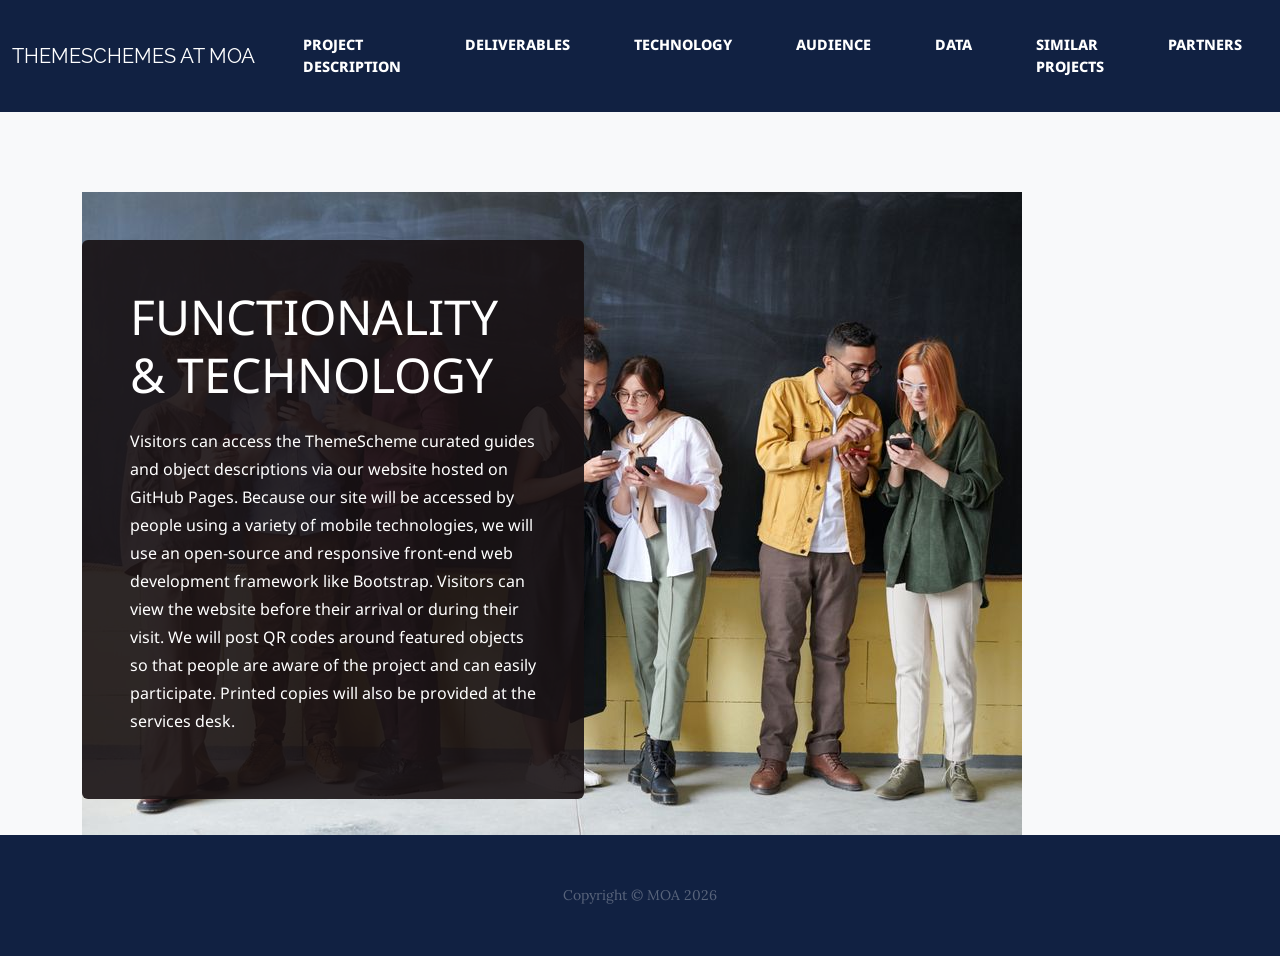
<file: functionality.html>
<!DOCTYPE html>
<html data-bs-theme="light" lang="en">

<head>
    <meta charset="utf-8">
    <meta name="viewport" content="width=device-width, initial-scale=1.0, shrink-to-fit=no">
    <title>Functionality</title>
    <link rel="stylesheet" href="assets/bootstrap/css/bootstrap.min.css">
    <link rel="stylesheet" href="https://fonts.googleapis.com/css?family=Raleway:100,100i,200,200i,300,300i,400,400i,500,500i,600,600i,700,700i,800,800i,900,900i&amp;display=swap">
    <link rel="stylesheet" href="https://fonts.googleapis.com/css?family=Lora:400,400i,700,700i&amp;display=swap">
    <link rel="stylesheet" href="https://fonts.googleapis.com/css?family=Inter&amp;display=swap">
    <link rel="stylesheet" href="https://fonts.googleapis.com/css?family=Noto+Sans&amp;display=swap">
</head>

<body style="background: var(--bs-light);">
    <nav class="navbar navbar-expand-sm py-lg-4 navbar-dark" id="mainNav" style="background: #112142;opacity: 1;filter: blur(0px);height: 112px;">
        <div class="container-fluid"><a class="navbar-brand text-uppercase" href="#"><span style="color:rgb(255, 255, 255);background-color:rgb(17, 33, 66);">Themeschemes at moa</span></a><button class="navbar-toggler" data-bs-toggle="collapse" data-bs-target="#navbarResponsive"><span class="visually-hidden">Toggle navigation</span><span class="navbar-toggler-icon"></span></button>
            <div class="collapse navbar-collapse" id="navbarResponsive">
                <ul class="navbar-nav mx-auto">
                    <li class="nav-item"><a class="nav-link" href="index.html" style="font-family:'Noto Sans', sans-serif;"><span style="color: rgb(255, 255, 255);">Project Description</span></a></li>
                    <li class="nav-item"><a class="nav-link" href="deliverables_outcomes.html" style="font-family:'Noto Sans', sans-serif;"><span style="color: rgb(255, 255, 255);">Deliverables</span></a></li>
                    <li class="nav-item"><a class="nav-link" href="functionality.html" style="font-family:'Noto Sans', sans-serif;"><span style="color: rgb(255, 255, 255);">Technology</span></a></li>
                    <li class="nav-item"><a class="nav-link" href="audience.html" style="font-family:'Noto Sans', sans-serif;"><span style="color: rgb(255, 255, 255);">Audience</span></a></li>
                    <li class="nav-item"><a class="nav-link" href="data.html" style="font-family:'Noto Sans', sans-serif;"><span style="color: rgb(255, 255, 255);">Data</span></a></li>
                    <li class="nav-item"><a class="nav-link" href="env_scans.html" style="font-family:'Noto Sans', sans-serif;"><span style="color: rgb(255, 255, 255);">Similar Projects</span></a></li>
                    <li class="nav-item"><a class="nav-link" href="partners.html" style="font-family:'Noto Sans', sans-serif;"><span style="color: rgb(255, 255, 255);">Partners</span></a></li>
                    <li class="nav-item"><a class="nav-link" href="about_us.html" style="font-family:'Noto Sans', sans-serif;"><span style="color: rgb(255, 255, 255);">About</span></a></li>
                </ul>
            </div>
        </div>
    </nav>
    <section class="page-section clearfix">
        <div class="container">
            <div class="intro">
                <div class="text-start p-5 mt-5 intro-text rounded bg-faded" style="border-color: black;background: rgba(24,17,19,0.9);opacity: 1;--bs-body-bg: var(--bs-warning);--bs-body-color: #fafafa;">
                    <h2 class="mb-4 section-heading"><span class="section-heading-upper"></span><span class="text-white section-heading-lower" style="font-family: 'Noto Sans', sans-serif;color: #fafafa;"><strong><span style="background-color: transparent;">Functionality &amp; Technology</span></strong></span></h2>
                    <p class="mb-3" style="text-align: left;font-family: 'Noto Sans', sans-serif;color: #fafafa;"><span style="color: rgb(255, 255, 255); background-color: transparent;">Visitors can access the ThemeScheme curated guides and object descriptions via our website hosted on GitHub Pages. Because our site will be accessed by people using a variety of mobile technologies, we will use an open-source and responsive front-end web development framework like Bootstrap. Visitors can view the website before their arrival or during their visit. We will post QR codes around featured objects so that people are aware of the project and can easily participate. Printed copies will also be provided at the services desk.&nbsp;</span></p>
                    <div class="mx-auto intro-button"></div>
                </div>
            </div>
        </div>
    </section>
    <div class="container"><img alt="Young diverse adults using smartphones while standing against a blackboard, showcasing technology and connection." src="assets/img/pexels-photo-3183196-2.jpeg" width="940" height="643"></div>
     <footer class="text-center py-5 footer text-faded" style="background: #112142;">
        <div class="container">
            <p class="m-0 small">Copyright&nbsp;© MOA 2026</p>
        </div>
    </footer>
    <script src="assets/bootstrap/js/bootstrap.min.js"></script>
    <script src="assets/js/current-day.js"></script>
</body>

</html>
</file>
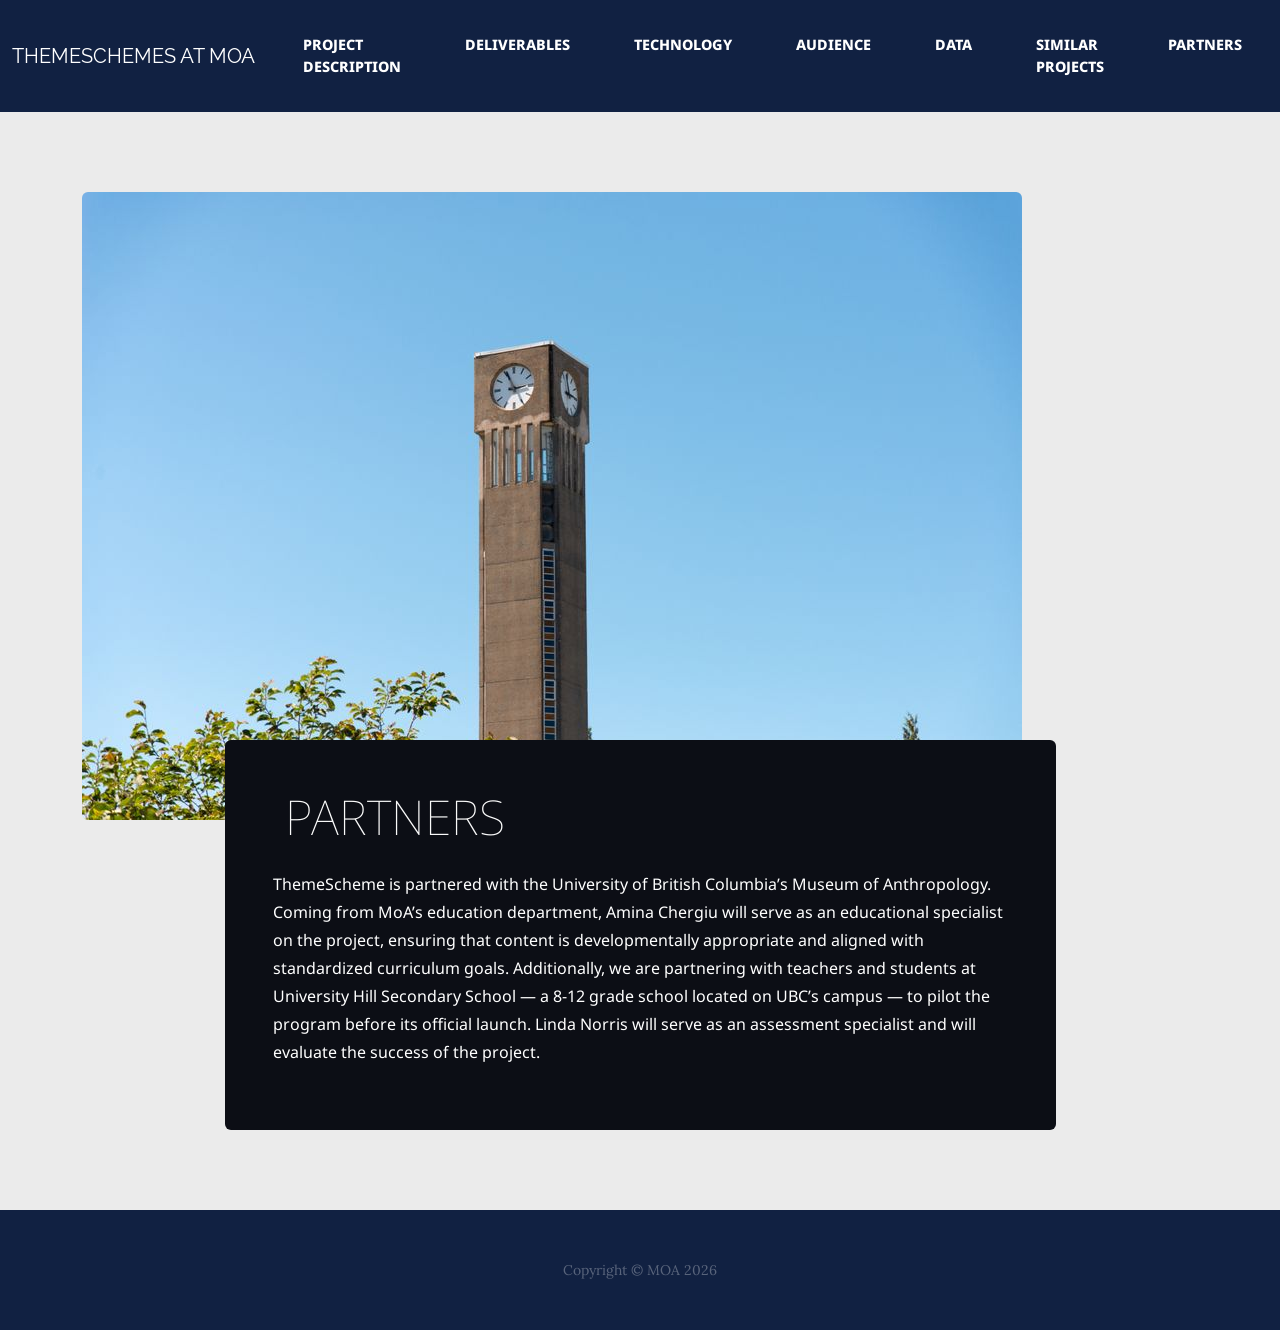
<file: partners.html>
<!DOCTYPE html>
<html data-bs-theme="light" lang="en">

<head>
    <meta charset="utf-8">
    <meta name="viewport" content="width=device-width, initial-scale=1.0, shrink-to-fit=no">
    <title>Partners</title>
    <link rel="stylesheet" href="assets/bootstrap/css/bootstrap.min.css">
    <link rel="stylesheet" href="https://fonts.googleapis.com/css?family=Raleway:100,100i,200,200i,300,300i,400,400i,500,500i,600,600i,700,700i,800,800i,900,900i&amp;display=swap">
    <link rel="stylesheet" href="https://fonts.googleapis.com/css?family=Lora:400,400i,700,700i&amp;display=swap">
    <link rel="stylesheet" href="https://fonts.googleapis.com/css?family=Inter&amp;display=swap">
    <link rel="stylesheet" href="https://fonts.googleapis.com/css?family=Noto+Sans&amp;display=swap">
</head>

<body style="background: #ebebeb;">
    <nav class="navbar navbar-expand-sm py-lg-4 navbar-dark" id="mainNav" style="background: #112142;opacity: 1;filter: blur(0px);height: 112px;">
        <div class="container-fluid"><a class="navbar-brand text-uppercase" href="#"><span style="color:rgb(255, 255, 255);background-color:rgb(17, 33, 66);">Themeschemes at moa</span></a><button class="navbar-toggler" data-bs-toggle="collapse" data-bs-target="#navbarResponsive"><span class="visually-hidden">Toggle navigation</span><span class="navbar-toggler-icon"></span></button>
            <div class="collapse navbar-collapse" id="navbarResponsive">
                <ul class="navbar-nav mx-auto">
                    <li class="nav-item"><a class="nav-link" href="index.html" style="font-family:'Noto Sans', sans-serif;"><span style="color: rgb(255, 255, 255);">Project Description</span></a></li>
                    <li class="nav-item"><a class="nav-link" href="deliverables_outcomes.html" style="font-family:'Noto Sans', sans-serif;"><span style="color: rgb(255, 255, 255);">Deliverables</span></a></li>
                    <li class="nav-item"><a class="nav-link" href="functionality.html" style="font-family:'Noto Sans', sans-serif;"><span style="color: rgb(255, 255, 255);">Technology</span></a></li>
                    <li class="nav-item"><a class="nav-link" href="audience.html" style="font-family:'Noto Sans', sans-serif;"><span style="color: rgb(255, 255, 255);">Audience</span></a></li>
                    <li class="nav-item"><a class="nav-link" href="data.html" style="font-family:'Noto Sans', sans-serif;"><span style="color: rgb(255, 255, 255);">Data</span></a></li>
                    <li class="nav-item"><a class="nav-link" href="env_scans.html" style="font-family:'Noto Sans', sans-serif;"><span style="color: rgb(255, 255, 255);">Similar Projects</span></a></li>
                    <li class="nav-item"><a class="nav-link" href="partners.html" style="font-family:'Noto Sans', sans-serif;"><span style="color: rgb(255, 255, 255);">Partners</span></a></li>
                    <li class="nav-item"><a class="nav-link" href="about_us.html" style="font-family:'Noto Sans', sans-serif;"><span style="color: rgb(255, 255, 255);">About</span></a></li>
                </ul>
            </div>
        </div>
    </nav>
    <h1 class="text-center text-white d-none d-lg-block site-heading"></h1>
    <section class="page-section about-heading">
        <div class="container"><img class="img-fluid mb-3 mb-lg-0 rounded about-heading-img" alt="A tall clock tower stands against a clear blue sky on the UBC Vancouver campus." src="assets/img/pexels-photo-33126959.jpeg">
            <div class="about-heading-content">
                <div class="row">
                    <div class="col-lg-10 col-xl-9 mx-auto">
                        <div class="p-5 bg-faded rounded" style="background: #0c0e15;">
                            <h2 class="mb-4 section-heading"><span class="section-heading-upper" style="font-family: 'Noto Sans', sans-serif;color: #fafafa;"></span><span class="section-heading-lower" style="font-family: 'Noto Sans', sans-serif;color: #fafafa;">&nbsp;PArtners&nbsp;</span></h2>
                            <p style="font-family: 'Noto Sans', sans-serif;color: #fafafa;"><span style="color: rgb(255, 255, 255); background-color: transparent;">ThemeScheme is partnered with the University of British Columbia’s Museum of Anthropology. Coming from MoA’s education department, Amina Chergiu will serve as an educational specialist on the project, ensuring that content is developmentally appropriate and aligned with standardized curriculum goals. Additionally, we are partnering with teachers and students at University Hill Secondary School — a 8-12 grade school located on UBC’s campus — to pilot the program before its official launch. Linda Norris will serve as an assessment specialist and will evaluate the success of the project.&nbsp;</span></p>
                            <p class="mb-0"></p>
                        </div>
                    </div>
                </div>
            </div>
        </div>
    </section>
    <footer class="text-center py-5 footer text-faded" style="background: #112142;">
        <div class="container">
            <p class="m-0 small">Copyright&nbsp;© MOA 2026</p>
        </div>
    </footer>
    <script src="assets/bootstrap/js/bootstrap.min.js"></script>
    <script src="assets/js/current-day.js"></script>
</body>

</html>
</file>
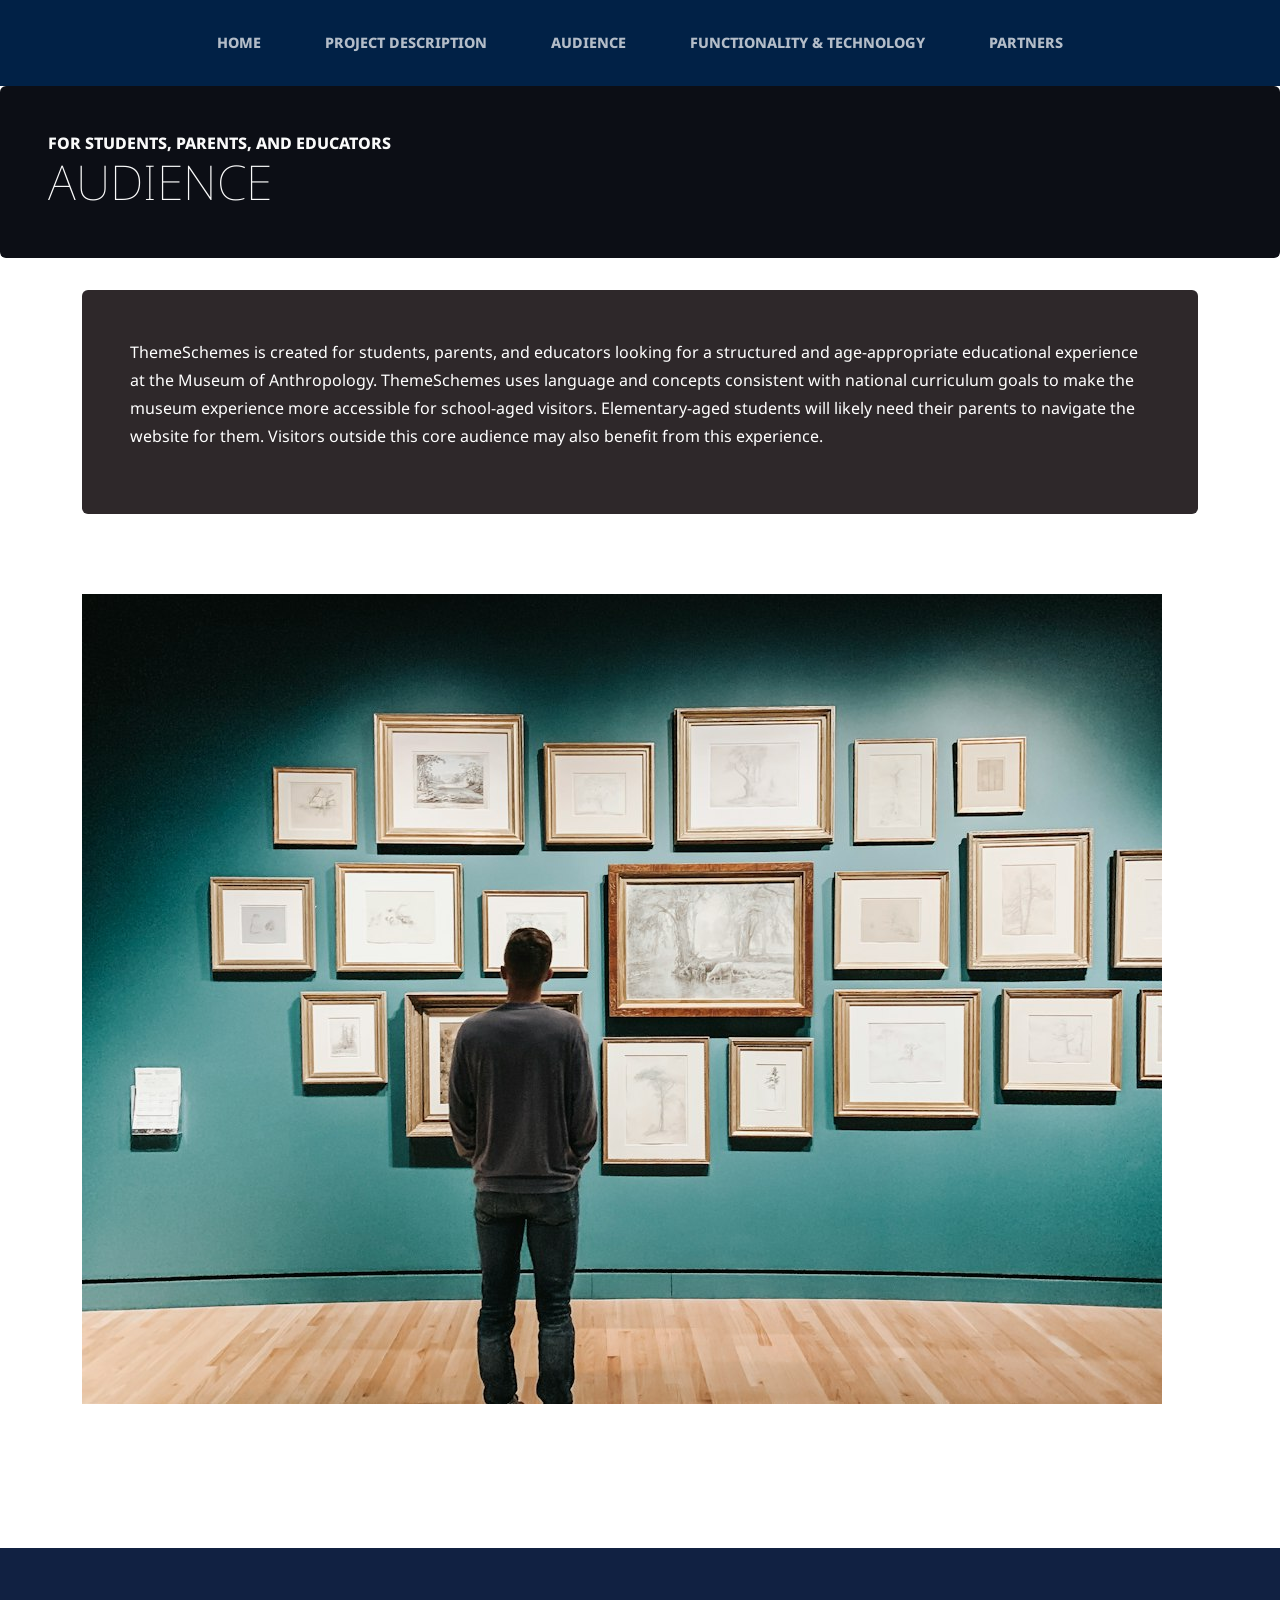
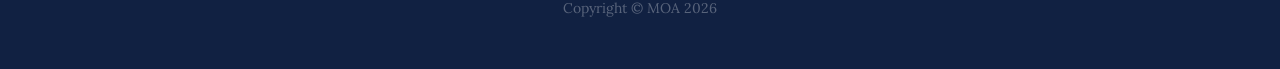
<file: BootStrap_exports/audience.html>
<!DOCTYPE html>
<html data-bs-theme="light" lang="en" style="background: linear-gradient(black, white), var(--bs-primary);">

<head>
    <meta charset="utf-8">
    <meta name="viewport" content="width=device-width, initial-scale=1.0, shrink-to-fit=no">
    <title>Products - Brand</title>
    <link rel="stylesheet" href="assets/bootstrap/css/bootstrap.min.css">
    <link rel="stylesheet" href="https://fonts.googleapis.com/css?family=Raleway:100,100i,200,200i,300,300i,400,400i,500,500i,600,600i,700,700i,800,800i,900,900i&amp;display=swap">
    <link rel="stylesheet" href="https://fonts.googleapis.com/css?family=Lora:400,400i,700,700i&amp;display=swap">
    <link rel="stylesheet" href="https://fonts.googleapis.com/css?family=Inter&amp;display=swap">
    <link rel="stylesheet" href="https://fonts.googleapis.com/css?family=Noto+Sans&amp;display=swap">
</head>

<body style="background: #ffffff;">
    <nav class="navbar navbar-expand-lg py-lg-4 navbar-dark" id="mainNav" style="background: #012146;--bs-body-bg: #012146;color: #012146;font-family: 'Noto Sans', sans-serif;font-weight: bold;">
        <div class="container"><a class="navbar-brand text-uppercase d-lg-none" href="#">Brand</a><button class="navbar-toggler" data-bs-toggle="collapse" data-bs-target="#navbarResponsive"><span class="visually-hidden">Toggle navigation</span><span class="navbar-toggler-icon"></span></button>
            <div class="collapse navbar-collapse" id="navbarResponsive">
                <ul class="navbar-nav mx-auto">
                    <li class="nav-item"><a class="nav-link" href="/index.html">Home</a></li>
                    <li class="nav-item"><a class="nav-link" href="/about.html">Project Description</a></li>
                    <li class="nav-item"><a class="nav-link active" href="/audience.html">audience</a></li>
                    <li class="nav-item"><a class="nav-link active" href="/functionality.html">Functionality &amp; Technology</a></li>
                    <li class="nav-item"><a class="nav-link" href="/partners.html">Partners</a></li>
                </ul>
            </div>
        </div>
    </nav>
    <div class="d-flex p-5 me-auto bg-faded rounded" style="background: #0c0e15;">
        <h2 class="mb-0 section-heading"><span class="section-heading-upper" style="font-family: 'Noto Sans', sans-serif;color: #fafafa;">for students, parents, and educators&nbsp;</span><span class="section-heading-lower" style="font-family: 'Noto Sans', sans-serif;color: #fafafa;">Audience</span></h2>
    </div>
    <section class="page-section">
        <div class="container">
            <div class="product-item">
                <div class="d-flex product-item-title"></div>
                <div class="p-5 bg-faded rounded" style="background: rgba(24,17,19,0.9);">
                    <p style="font-family: 'Noto Sans', sans-serif;"><span style="color: rgb(255, 255, 255); background-color: transparent;">ThemeSchemes is created for students, parents, and educators looking for a structured and age-appropriate educational experience at the Museum of Anthropology. ThemeSchemes uses language and concepts consistent with national curriculum goals to make the museum experience more accessible for school-aged visitors. Elementary-aged students will likely need their parents to navigate the website for them. Visitors outside this core audience may also benefit from this experience.</span></p>
                    <p class="mb-0" style="font-family: 'Noto Sans', sans-serif;color: #fafafa;font-size: 16px;backdrop-filter: saturate(101%);-webkit-backdrop-filter: saturate(101%);--bs-light: #f8f9fa;--bs-light-rgb: 248,249,250;"></p>
                </div>
            </div>
        </div>
    </section>
    <div class="container"><img class="img-fluid" alt="sketches on wall" width="1080" height="810" src="assets/img/photo-1573512443418-c6768862dda7.jpg"></div>
    <section class="page-section">
        <div class="container">
            <div class="product-item">
                <div class="d-flex product-item-title"></div>
            </div>
        </div>
    </section>
    <section class="page-section">
        <div class="container">
            <div class="product-item">
                <div class="d-flex product-item-title"></div>
            </div>
        </div>
    </section>
    <footer class="text-center py-5 footer text-faded" style="background: #112142;">
        <div class="container">
            <p class="m-0 small">Copyright&nbsp;© MOA 2026</p>
        </div>
    </footer>
    <script src="assets/bootstrap/js/bootstrap.min.js"></script>
    <script src="assets/js/current-day.js"></script>
</body>

</html>
</file>
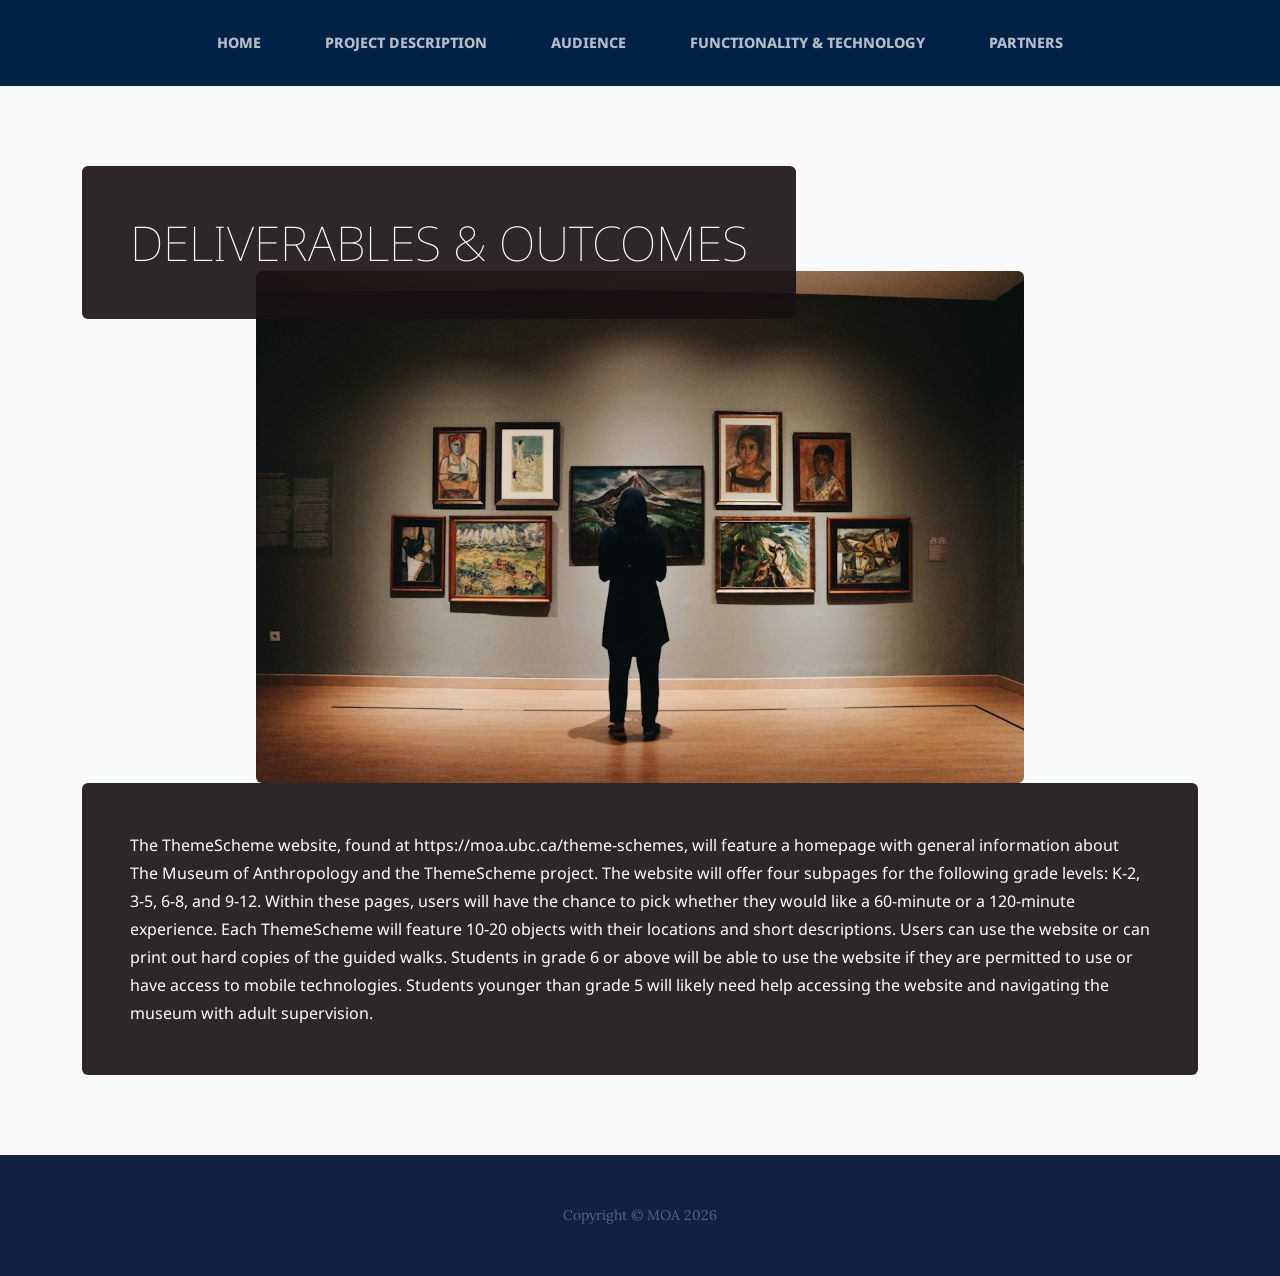
<file: BootStrap_exports/deliverables_outcomes.html>
<!DOCTYPE html>
<html data-bs-theme="light" lang="en">

<head>
    <meta charset="utf-8">
    <meta name="viewport" content="width=device-width, initial-scale=1.0, shrink-to-fit=no">
    <title>Products - Brand</title>
    <link rel="stylesheet" href="assets/bootstrap/css/bootstrap.min.css">
    <link rel="stylesheet" href="https://fonts.googleapis.com/css?family=Raleway:100,100i,200,200i,300,300i,400,400i,500,500i,600,600i,700,700i,800,800i,900,900i&amp;display=swap">
    <link rel="stylesheet" href="https://fonts.googleapis.com/css?family=Lora:400,400i,700,700i&amp;display=swap">
    <link rel="stylesheet" href="https://fonts.googleapis.com/css?family=Inter&amp;display=swap">
    <link rel="stylesheet" href="https://fonts.googleapis.com/css?family=Noto+Sans&amp;display=swap">
</head>

<body style="background: var(--bs-light);">
    <nav class="navbar navbar-expand-lg py-lg-4 navbar-dark" id="mainNav" style="background: #012146;--bs-body-bg: #012146;color: #012146;font-family: 'Noto Sans', sans-serif;font-weight: bold;">
        <div class="container"><a class="navbar-brand text-uppercase d-lg-none" href="#">Brand</a><button class="navbar-toggler" data-bs-toggle="collapse" data-bs-target="#navbarResponsive"><span class="visually-hidden">Toggle navigation</span><span class="navbar-toggler-icon"></span></button>
            <div class="collapse navbar-collapse" id="navbarResponsive">
                <ul class="navbar-nav mx-auto">
                    <li class="nav-item"><a class="nav-link" href="/index.html">Home</a></li>
                    <li class="nav-item"><a class="nav-link" href="/about.html">Project Description</a></li>
                    <li class="nav-item"><a class="nav-link active" href="/audience.html">audience</a></li>
                    <li class="nav-item"><a class="nav-link active" href="/functionality.html">Functionality &amp; Technology</a></li>
                    <li class="nav-item"><a class="nav-link" href="/partners.html">Partners</a></li>
                </ul>
            </div>
        </div>
    </nav>
    <h1 class="text-center text-white d-none d-lg-block site-heading"><span class="text-primary mb-3 site-heading-upper"></span><span class="site-heading-lower"></span></h1>
    <section class="page-section">
        <div class="container">
            <div class="product-item">
                <div class="d-flex product-item-title">
                    <div class="d-flex p-5 me-auto bg-faded rounded" style="background: rgba(24,17,19,0.9);text-align: center;">
                        <h2 class="mb-0 section-heading"><span class="section-heading-upper"></span><span class="section-heading-lower" style="font-family: 'Noto Sans', sans-serif;"><span style="color: rgb(255, 255, 255);">Deliverables &amp; outcomes</span></span></h2>
                    </div>
                </div><img class="img-fluid d-flex mb-3 mb-lg-0 mx-auto product-item-img rounded" alt="woman in black coat standing in front of paintings" src="assets/img/photo-1606819717115-9159c900370b.jpg">
                <div class="p-5 bg-faded rounded" style="background: rgba(24,17,19,0.9);">
                    <p class="mb-0" style="font-family: 'Noto Sans', sans-serif;"><span style="color: rgb(255, 255, 255); background-color: transparent;">The ThemeScheme website, found at https://moa.ubc.ca/theme-schemes, will feature a homepage with general information about The Museum of Anthropology and the ThemeScheme project. The website will offer four subpages for the following grade levels: K-2, 3-5, 6-8, and 9-12. Within these pages, users will have the chance to pick whether they would like a 60-minute or a 120-minute experience. Each ThemeScheme will feature 10-20 objects with their locations and short descriptions. Users can use the website or can print out hard copies of the guided walks. Students in grade 6 or above will be able to use the website if they are permitted to use or have access to mobile technologies. Students younger than grade 5 will likely need help accessing the website and navigating the museum with adult supervision.&nbsp;</span></p>
                </div>
            </div>
        </div>
    </section>
    <section class="page-section"></section>
    <footer class="text-center py-5 footer text-faded" style="background: #112142;">
        <div class="container">
            <p class="m-0 small">Copyright&nbsp;© MOA 2026</p>
        </div>
    </footer>
    <script src="assets/bootstrap/js/bootstrap.min.js"></script>
    <script src="assets/js/current-day.js"></script>
</body>

</html>
</file>
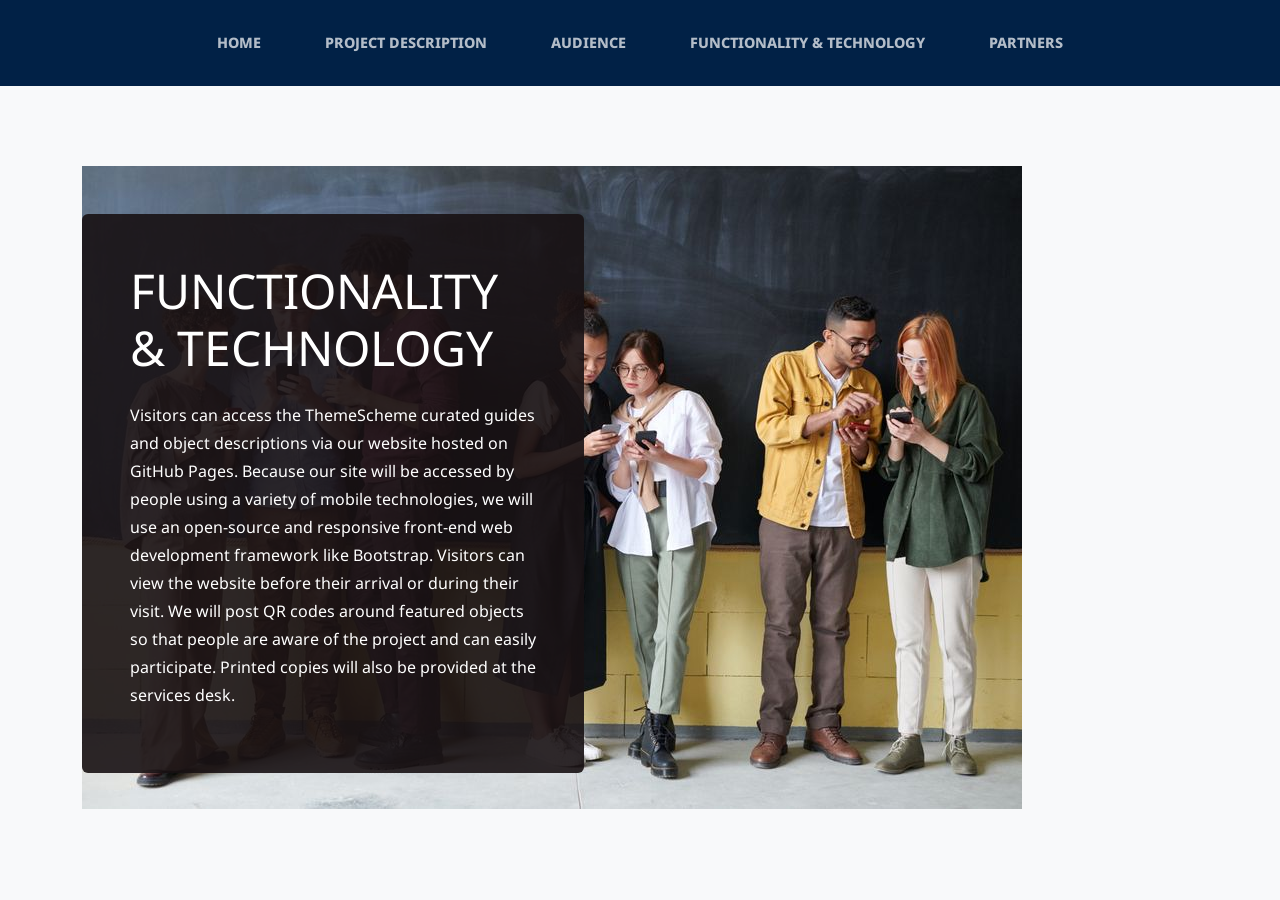
<file: BootStrap_exports/functionality.html>
<!DOCTYPE html>
<html data-bs-theme="light" lang="en">

<head>
    <meta charset="utf-8">
    <meta name="viewport" content="width=device-width, initial-scale=1.0, shrink-to-fit=no">
    <title>Home - Brand</title>
    <link rel="stylesheet" href="assets/bootstrap/css/bootstrap.min.css">
    <link rel="stylesheet" href="https://fonts.googleapis.com/css?family=Raleway:100,100i,200,200i,300,300i,400,400i,500,500i,600,600i,700,700i,800,800i,900,900i&amp;display=swap">
    <link rel="stylesheet" href="https://fonts.googleapis.com/css?family=Lora:400,400i,700,700i&amp;display=swap">
    <link rel="stylesheet" href="https://fonts.googleapis.com/css?family=Inter&amp;display=swap">
    <link rel="stylesheet" href="https://fonts.googleapis.com/css?family=Noto+Sans&amp;display=swap">
</head>

<body style="background: var(--bs-light);">
    <nav class="navbar navbar-expand-lg py-lg-4 navbar-dark" id="mainNav" style="background: #012146;--bs-body-bg: #012146;color: #012146;font-family: 'Noto Sans', sans-serif;font-weight: bold;">
        <div class="container"><a class="navbar-brand text-uppercase d-lg-none" href="#">Brand</a><button class="navbar-toggler" data-bs-toggle="collapse" data-bs-target="#navbarResponsive"><span class="visually-hidden">Toggle navigation</span><span class="navbar-toggler-icon"></span></button>
            <div class="collapse navbar-collapse" id="navbarResponsive">
                <ul class="navbar-nav mx-auto">
                    <li class="nav-item"><a class="nav-link" href="/index.html">Home</a></li>
                    <li class="nav-item"><a class="nav-link" href="/about.html">Project Description</a></li>
                    <li class="nav-item"><a class="nav-link active" href="/audience.html">audience</a></li>
                    <li class="nav-item"><a class="nav-link active" href="/functionality.html">Functionality &amp; Technology</a></li>
                    <li class="nav-item"><a class="nav-link" href="/partners.html">Partners</a></li>
                </ul>
            </div>
        </div>
    </nav>
    <section class="page-section clearfix">
        <div class="container">
            <div class="intro">
                <div class="text-start p-5 mt-5 intro-text rounded bg-faded" style="border-color: black;background: rgba(24,17,19,0.9);opacity: 1;--bs-body-bg: var(--bs-warning);--bs-body-color: #fafafa;">
                    <h2 class="mb-4 section-heading"><span class="section-heading-upper"></span><span class="text-white section-heading-lower" style="font-family: 'Noto Sans', sans-serif;color: #fafafa;"><strong><span style="background-color: transparent;">Functionality &amp; Technology</span></strong></span></h2>
                    <p class="mb-3" style="text-align: left;font-family: 'Noto Sans', sans-serif;color: #fafafa;"><span style="color: rgb(255, 255, 255); background-color: transparent;">Visitors can access the ThemeScheme curated guides and object descriptions via our website hosted on GitHub Pages. Because our site will be accessed by people using a variety of mobile technologies, we will use an open-source and responsive front-end web development framework like Bootstrap. Visitors can view the website before their arrival or during their visit. We will post QR codes around featured objects so that people are aware of the project and can easily participate. Printed copies will also be provided at the services desk.&nbsp;</span></p>
                    <div class="mx-auto intro-button"></div>
                </div>
            </div>
        </div>
    </section>
    <div class="container"><img alt="Young diverse adults using smartphones while standing against a blackboard, showcasing technology and connection." src="assets/img/pexels-photo-3183196-2.jpeg" width="940" height="643"></div>
    <script src="assets/bootstrap/js/bootstrap.min.js"></script>
    <script src="assets/js/current-day.js"></script>
</body>

</html>
</file>
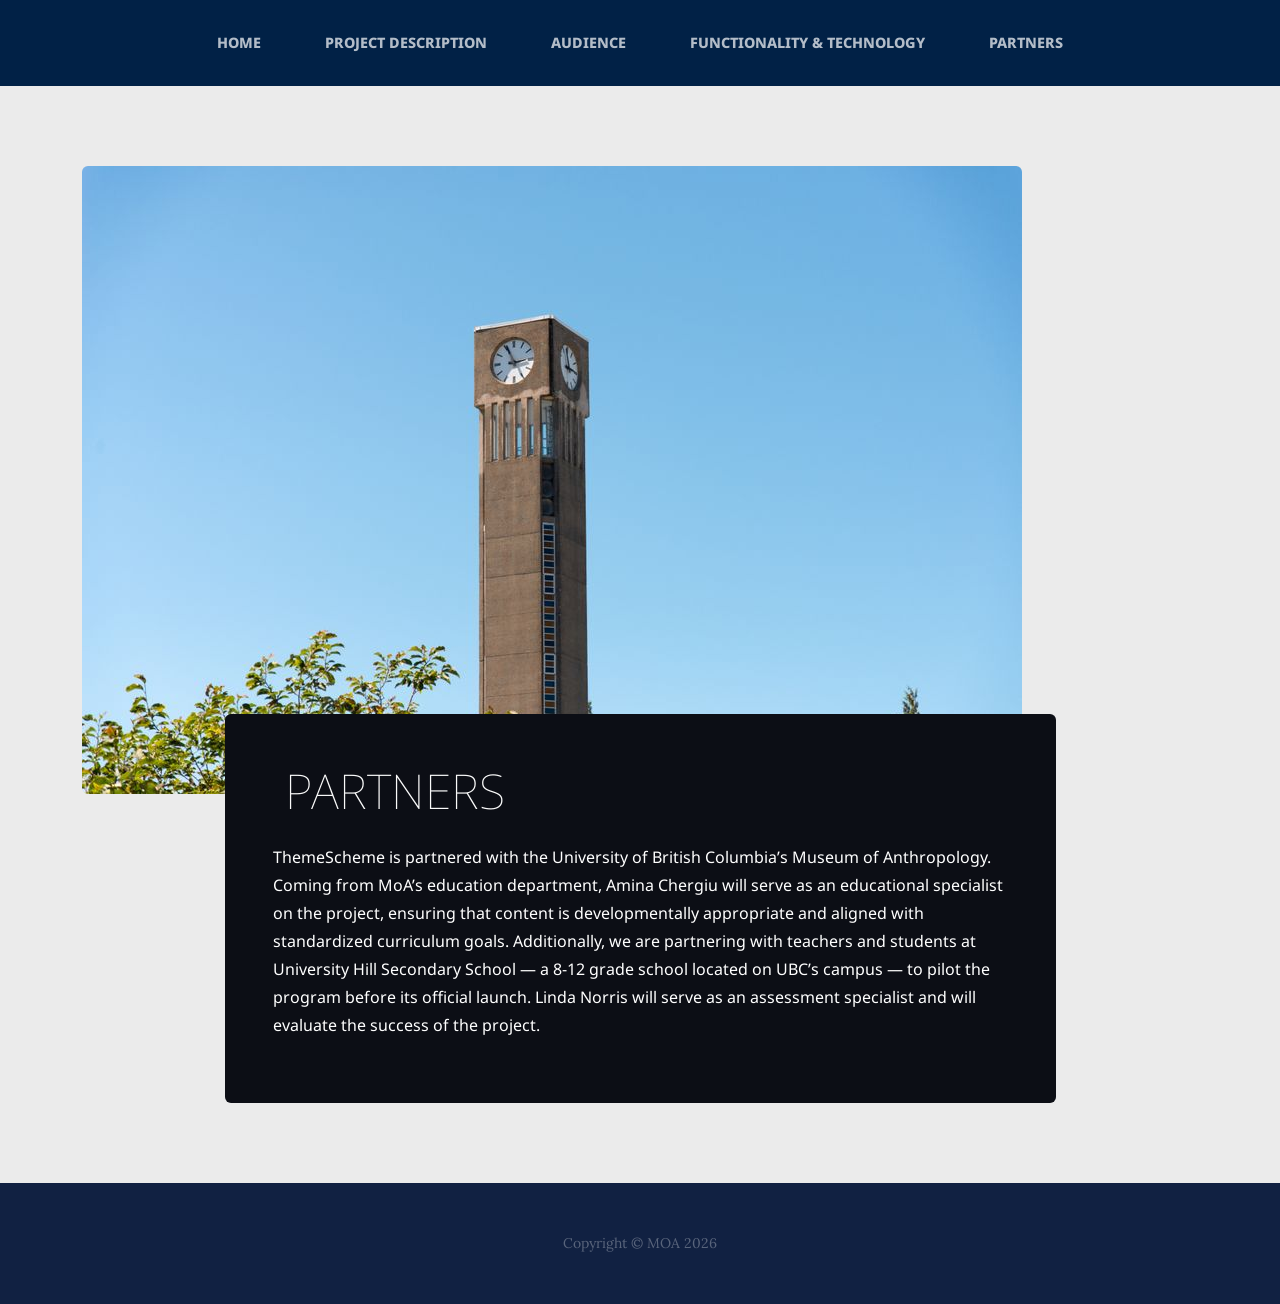
<file: BootStrap_exports/partners.html>
<!DOCTYPE html>
<html data-bs-theme="light" lang="en">

<head>
    <meta charset="utf-8">
    <meta name="viewport" content="width=device-width, initial-scale=1.0, shrink-to-fit=no">
    <title>Store - Brand</title>
    <link rel="stylesheet" href="assets/bootstrap/css/bootstrap.min.css">
    <link rel="stylesheet" href="https://fonts.googleapis.com/css?family=Raleway:100,100i,200,200i,300,300i,400,400i,500,500i,600,600i,700,700i,800,800i,900,900i&amp;display=swap">
    <link rel="stylesheet" href="https://fonts.googleapis.com/css?family=Lora:400,400i,700,700i&amp;display=swap">
    <link rel="stylesheet" href="https://fonts.googleapis.com/css?family=Inter&amp;display=swap">
    <link rel="stylesheet" href="https://fonts.googleapis.com/css?family=Noto+Sans&amp;display=swap">
</head>

<body style="background: #ebebeb;">
    <nav class="navbar navbar-expand-lg py-lg-4 navbar-dark" id="mainNav" style="background: #012146;--bs-body-bg: #012146;color: #012146;font-family: 'Noto Sans', sans-serif;font-weight: bold;">
        <div class="container"><a class="navbar-brand text-uppercase d-lg-none" href="#">Brand</a><button class="navbar-toggler" data-bs-toggle="collapse" data-bs-target="#navbarResponsive"><span class="visually-hidden">Toggle navigation</span><span class="navbar-toggler-icon"></span></button>
            <div class="collapse navbar-collapse" id="navbarResponsive">
                <ul class="navbar-nav mx-auto">
                    <li class="nav-item"><a class="nav-link" href="/index.html">Home</a></li>
                    <li class="nav-item"><a class="nav-link" href="/about.html">Project Description</a></li>
                    <li class="nav-item"><a class="nav-link active" href="/audience.html">audience</a></li>
                    <li class="nav-item"><a class="nav-link active" href="/functionality.html">Functionality &amp; Technology</a></li>
                    <li class="nav-item"><a class="nav-link" href="/partners.html">Partners</a></li>
                </ul>
            </div>
        </div>
    </nav>
    <h1 class="text-center text-white d-none d-lg-block site-heading"></h1>
    <section class="page-section about-heading">
        <div class="container"><img class="img-fluid mb-3 mb-lg-0 rounded about-heading-img" alt="A tall clock tower stands against a clear blue sky on the UBC Vancouver campus." src="assets/img/pexels-photo-33126959.jpeg">
            <div class="about-heading-content">
                <div class="row">
                    <div class="col-lg-10 col-xl-9 mx-auto">
                        <div class="p-5 bg-faded rounded" style="background: #0c0e15;">
                            <h2 class="mb-4 section-heading"><span class="section-heading-upper" style="font-family: 'Noto Sans', sans-serif;color: #fafafa;"></span><span class="section-heading-lower" style="font-family: 'Noto Sans', sans-serif;color: #fafafa;">&nbsp;PArtners&nbsp;</span></h2>
                            <p style="font-family: 'Noto Sans', sans-serif;color: #fafafa;"><span style="color: rgb(255, 255, 255); background-color: transparent;">ThemeScheme is partnered with the University of British Columbia’s Museum of Anthropology. Coming from MoA’s education department, Amina Chergiu will serve as an educational specialist on the project, ensuring that content is developmentally appropriate and aligned with standardized curriculum goals. Additionally, we are partnering with teachers and students at University Hill Secondary School — a 8-12 grade school located on UBC’s campus — to pilot the program before its official launch. Linda Norris will serve as an assessment specialist and will evaluate the success of the project.&nbsp;</span></p>
                            <p class="mb-0"></p>
                        </div>
                    </div>
                </div>
            </div>
        </div>
    </section>
    <footer class="text-center py-5 footer text-faded" style="background: #112142;">
        <div class="container">
            <p class="m-0 small">Copyright&nbsp;© MOA 2026</p>
        </div>
    </footer>
    <script src="assets/bootstrap/js/bootstrap.min.js"></script>
    <script src="assets/js/current-day.js"></script>
</body>

</html>
</file>
<file: assets/css/Team-Horizontal-icons.css>
.bs-icon {
  --bs-icon-size: .75rem;
  display: flex;
  flex-shrink: 0;
  justify-content: center;
  align-items: center;
  font-size: var(--bs-icon-size);
  width: calc(var(--bs-icon-size) * 2);
  height: calc(var(--bs-icon-size) * 2);
  color: var(--bs-primary);
}

.bs-icon-xs {
  --bs-icon-size: 1rem;
  width: calc(var(--bs-icon-size) * 1.5);
  height: calc(var(--bs-icon-size) * 1.5);
}

.bs-icon-sm {
  --bs-icon-size: 1rem;
}

.bs-icon-md {
  --bs-icon-size: 1.5rem;
}

.bs-icon-lg {
  --bs-icon-size: 2rem;
}

.bs-icon-xl {
  --bs-icon-size: 2.5rem;
}

.bs-icon.bs-icon-primary {
  color: var(--bs-white);
  background: var(--bs-primary);
}

.bs-icon.bs-icon-primary-light {
  color: var(--bs-primary);
  background: rgba(var(--bs-primary-rgb), .2);
}

.bs-icon.bs-icon-semi-white {
  color: var(--bs-primary);
  background: rgba(255, 255, 255, .5);
}

.bs-icon.bs-icon-rounded {
  border-radius: .5rem;
}

.bs-icon.bs-icon-circle {
  border-radius: 50%;
}
</file>
<file: assets/css/Team-Presentation---2-Persons---Social-Media-Icon.css>
.teamprofilepictures {
  width: 50%;
  border-radius: 50%;
  margin: 25px 0;
}

.teamprofileprofessions {
  font-size: 23px;
  color: gray;
}

.teamprofiledescription {
  text-align: justify;
  margin-top: 30px;
  max-width: 85%;
  margin: auto;
}

.teamprofileicons {
  font-size: 30px;
  margin: 30px 0 30px 0;
}

.teamprofilenames {
  font-size: 28px;
}

@media (max-width: 576px) {
  .teamprofilenames {
    font-size: 23px;
  }
}
</file>
